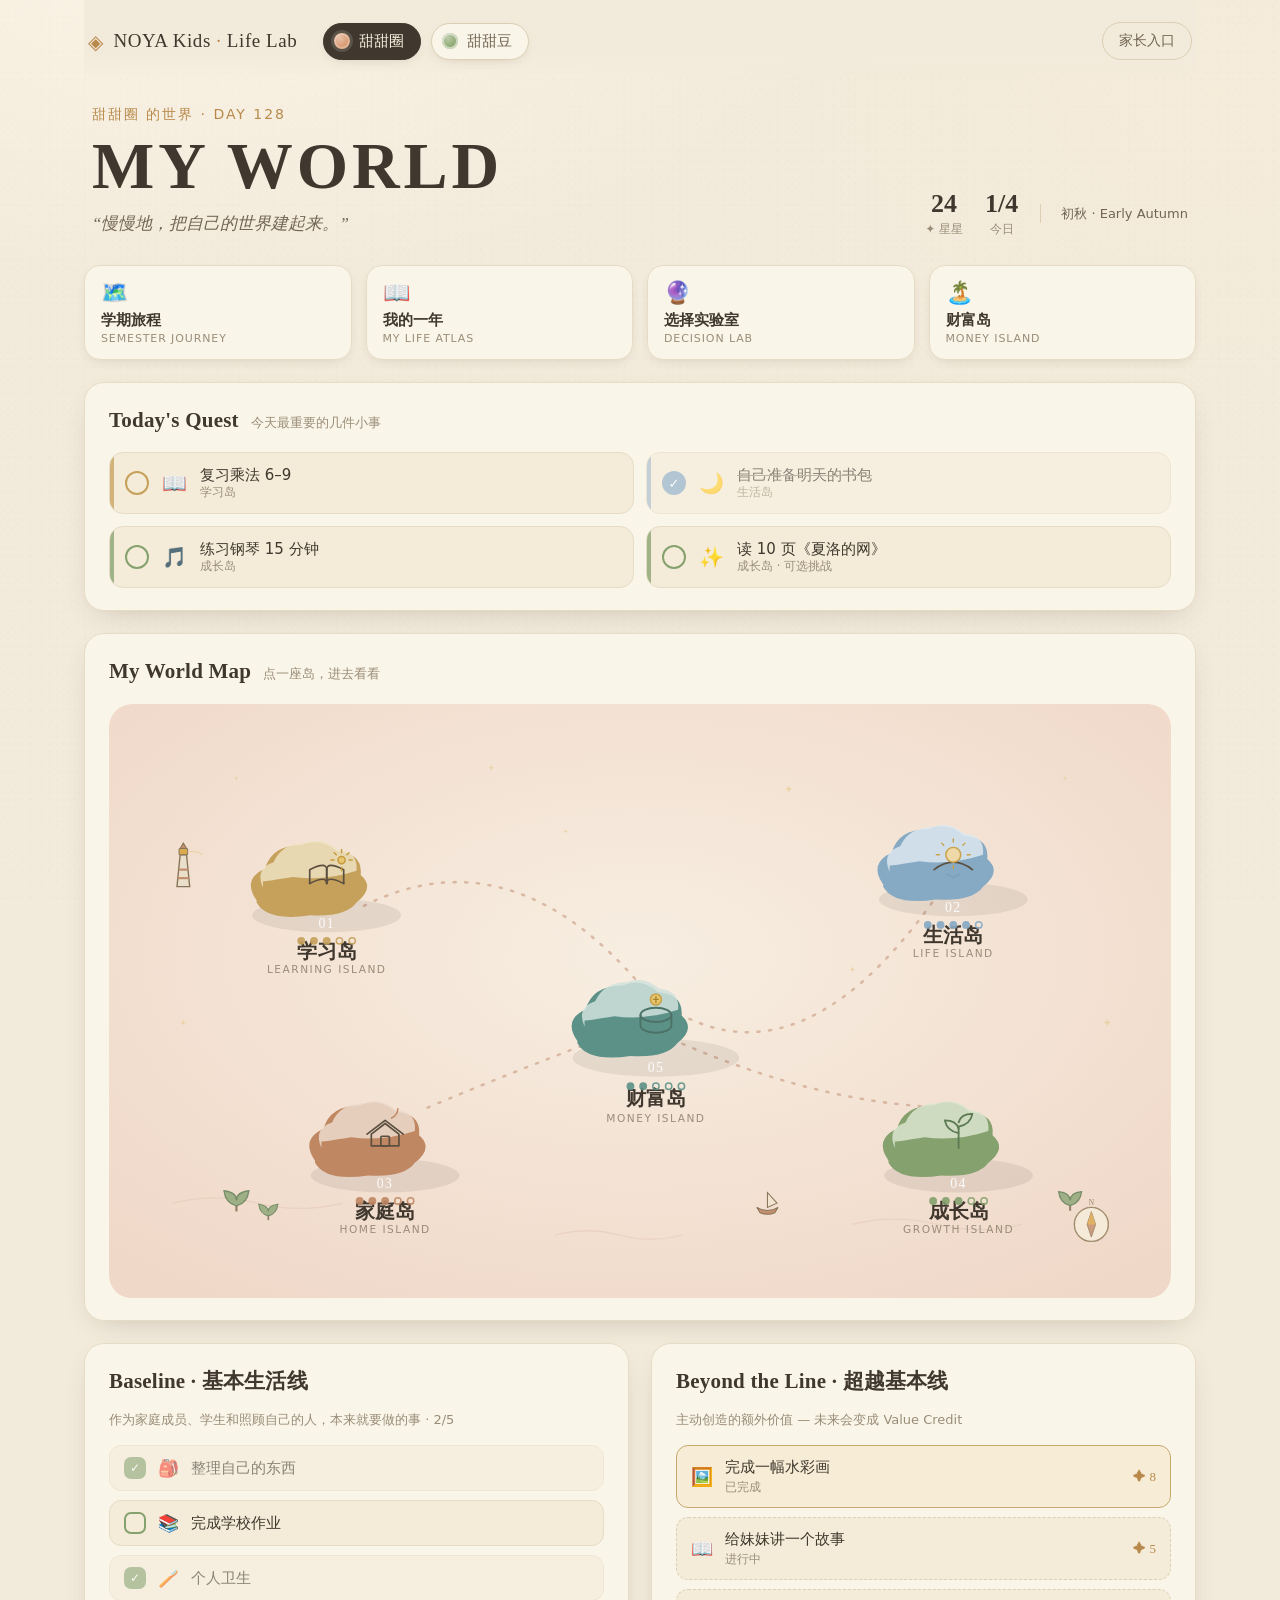
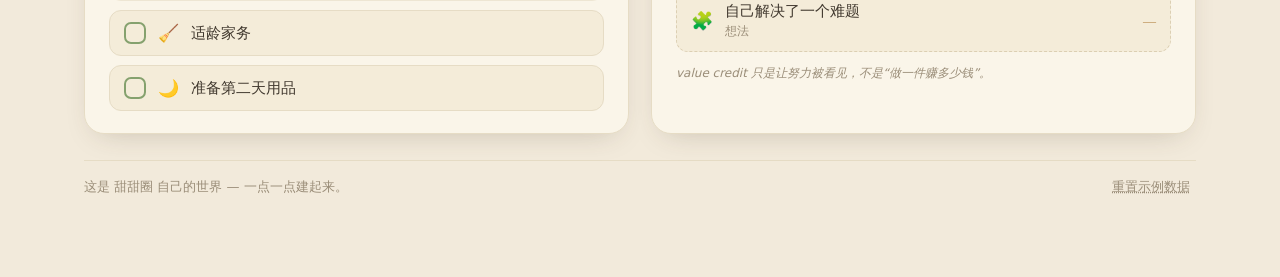
<file: kids-life-lab/index.html>
<!doctype html>
<html lang="zh-CN">
<head>
  <meta charset="utf-8" />
  <meta name="viewport" content="width=device-width, initial-scale=1" />
  <title>NOYA Kids · Life Lab</title>
  <meta name="description" content="孩子自己的小世界 — 学习、生活、责任、成长、金钱与选择。" />
  <link rel="icon" href="data:image/svg+xml,<svg xmlns='http://www.w3.org/2000/svg' viewBox='0 0 32 32'><text y='26' font-size='26'>🏝️</text></svg>" />
  <link rel="stylesheet" href="css/styles.css" />
</head>
<body>
  <div id="app"><!-- rendered by js/app.js --></div>

  <!-- load order matters: namespace → data → store → art → views → parent → boot -->
  <script src="js/data.js"></script>
  <script src="js/store.js"></script>
  <script src="js/svg.js"></script>
  <script src="js/views.js"></script>
  <script src="js/parent.js"></script>
  <script src="js/app.js"></script>
</body>
</html>
</file>
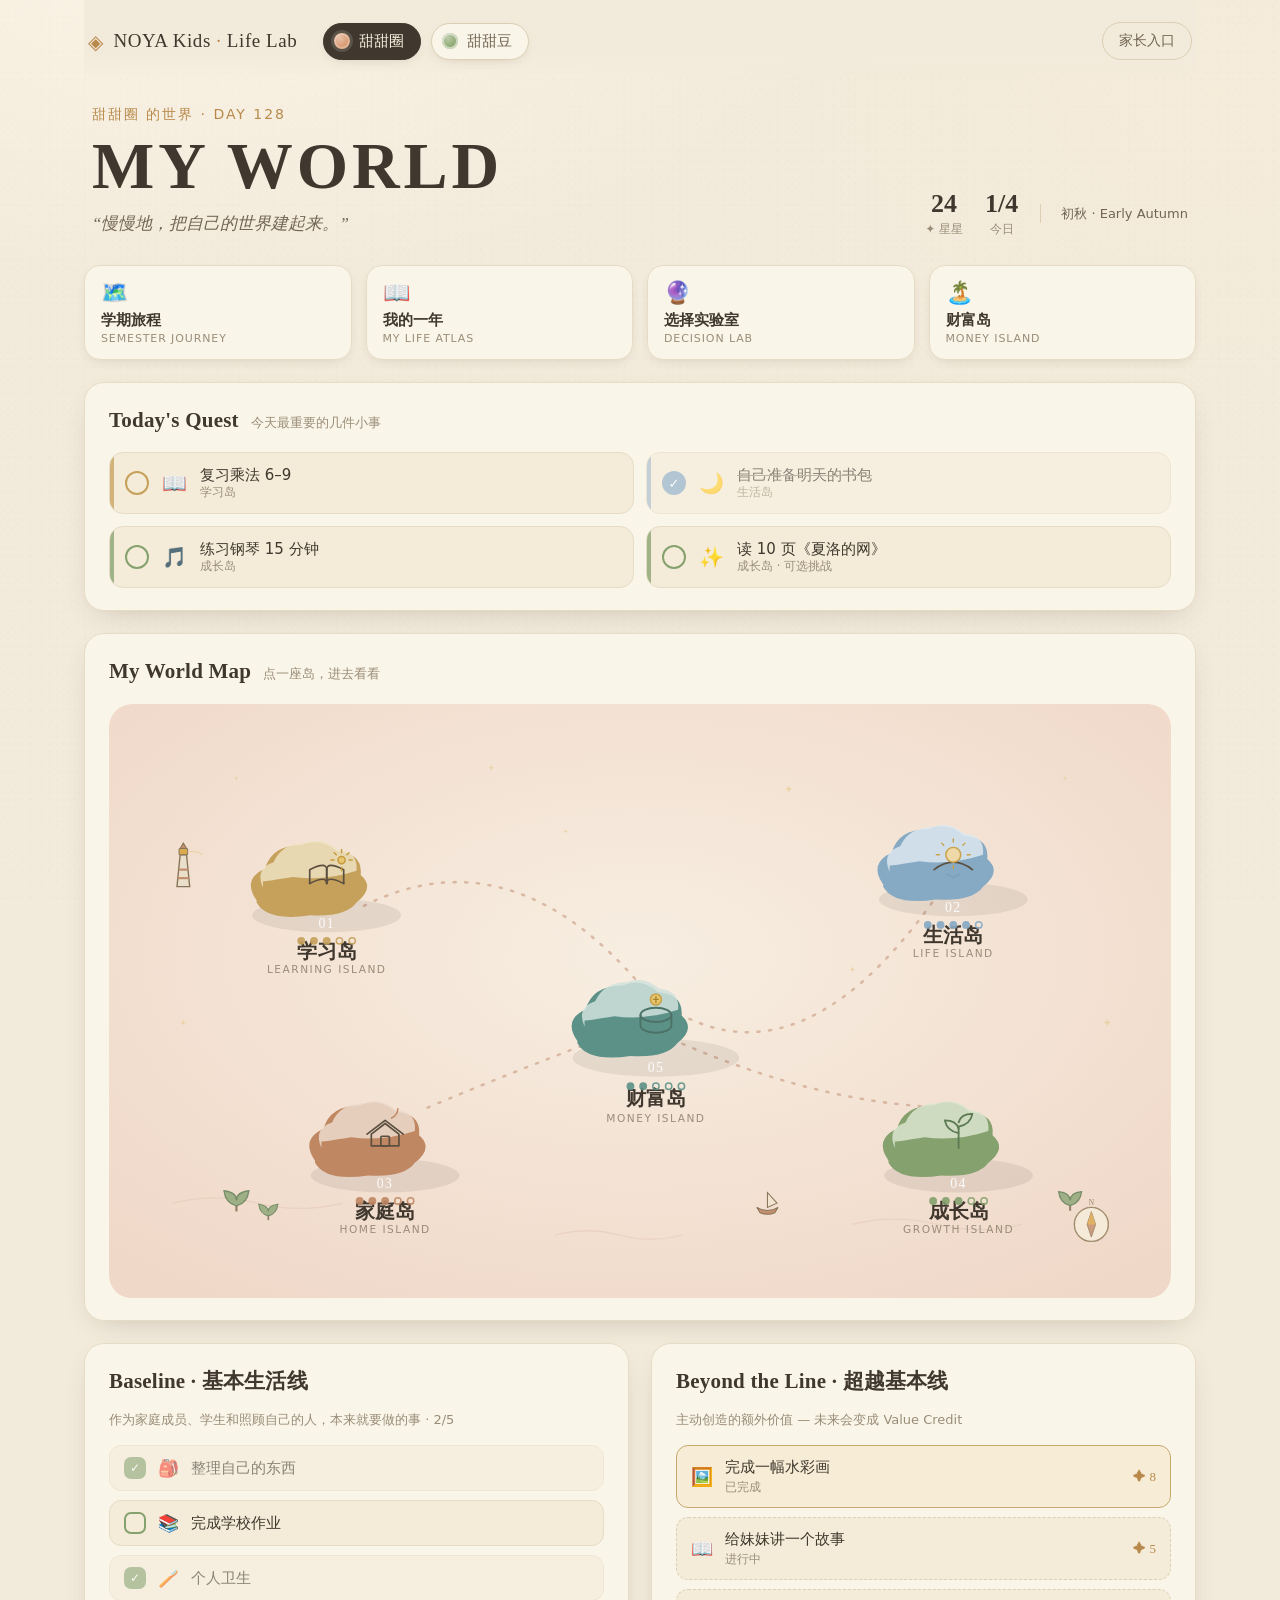
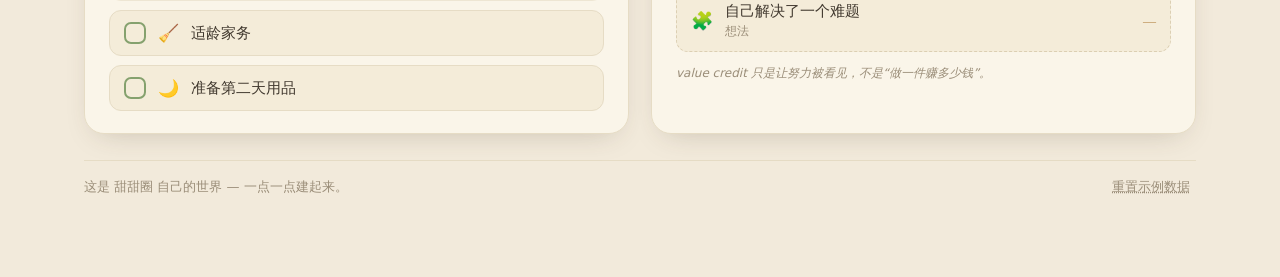
<file: kids-life-lab/kids-life-lab-standalone.html>
<!doctype html>
<html lang="zh-CN">
<head>
  <meta charset="utf-8" />
  <meta name="viewport" content="width=device-width, initial-scale=1" />
  <title>NOYA Kids · Life Lab</title>
  <meta name="description" content="孩子自己的小世界 — 学习、生活、责任、成长、金钱与选择。" />
  <link rel="icon" href="data:image/svg+xml,<svg xmlns='http://www.w3.org/2000/svg' viewBox='0 0 32 32'><text y='26' font-size='26'>🏝️</text></svg>" />
  <style>
/* ============================================================
   NOYA Kids · Life Lab — styles
   storybook · exploration map · warm paper · quiet gamification
   ============================================================ */

:root{
  --paper:#f2eadb; --paper-2:#ece2cf;
  --card:#faf5e9; --card-2:#f4ecd9;
  --ink:#40382e; --ink-2:#726553; --ink-3:#9a8d78;
  --line:#e6dcc5; --line-2:#dccfb3;
  --gold:#b8894b; --gold-soft:#c7a86f;
  --rose:#c67e79; --sage:#85a16e; --clay:#c08763; --sky:#86a9c4; --teal:#5c9187;

  /* map sea (overridden per world theme) */
  --sea-1:#f6ede0; --sea-2:#efd9cb; --sea-line:#e2c4b2; --route:#c99a7f;
  --orb:#d59a76;

  --serif:"Georgia","Iowan Old Style","Palatino Linotype","Songti SC","STSong","Noto Serif CJK SC","SimSun",serif;
  --sans:"PingFang SC","Hiragino Sans GB","Microsoft YaHei","Segoe UI",system-ui,-apple-system,sans-serif;

  --shadow:0 10px 30px -14px rgba(70,55,35,.28);
  --shadow-sm:0 4px 14px -8px rgba(70,55,35,.30);
  --radius:20px;
}

/* world tints */
[data-theme="sunrise"]{ --sea-1:#f7eee1; --sea-2:#f0d8c8; --sea-line:#e4c5b1; --route:#c99a7f; --orb:#d99a72; }
[data-theme="meadow"]{ --sea-1:#eef1e2; --sea-2:#dae7cf; --sea-line:#c5d5b4; --route:#9db487; --orb:#8fa972; }

*{box-sizing:border-box}
html,body{margin:0}
body{
  font-family:var(--sans);
  color:var(--ink);
  background:
    radial-gradient(1200px 600px at 15% -5%, #fbf4e6 0%, transparent 55%),
    radial-gradient(1000px 700px at 95% 10%, #f5ecda 0%, transparent 50%),
    var(--paper);
  background-attachment:fixed;
  line-height:1.5;
  -webkit-font-smoothing:antialiased;
}
/* faint paper grain */
body::before{
  content:""; position:fixed; inset:0; pointer-events:none; z-index:0; opacity:.5;
  background-image:
    radial-gradient(circle at 20% 30%, rgba(120,95,60,.035) 0 1px, transparent 1px),
    radial-gradient(circle at 70% 60%, rgba(120,95,60,.03) 0 1px, transparent 1px),
    radial-gradient(circle at 40% 80%, rgba(120,95,60,.03) 0 1px, transparent 1px);
  background-size:7px 7px, 11px 11px, 9px 9px;
}
#app{position:relative; z-index:1; max-width:1160px; margin:0 auto; padding:0 24px 80px}
button{font-family:inherit; cursor:pointer}
h1,h2,h3{font-family:var(--serif); font-weight:600; margin:0; letter-spacing:.01em}

/* ---------------- topbar ---------------- */
.topbar{
  display:flex; align-items:center; gap:20px;
  padding:22px 4px 18px; position:sticky; top:0; z-index:40;
  background:linear-gradient(var(--paper) 72%, transparent);
  backdrop-filter:blur(2px);
}
.brand{display:flex; align-items:center; gap:10px; flex:0 0 auto}
.brand-mark{color:var(--gold); font-size:20px; transform:translateY(1px)}
.brand-name{font-family:var(--serif); font-size:19px; letter-spacing:.03em; color:var(--ink)}
.brand-dot{color:var(--gold)}
.switcher{display:flex; gap:10px; margin-left:6px; flex:1 1 auto}
.chip{
  display:inline-flex; align-items:center; gap:9px;
  border:1px solid var(--line-2); background:var(--card);
  padding:8px 16px 8px 10px; border-radius:999px; color:var(--ink-2);
  font-size:15px; transition:.18s; box-shadow:var(--shadow-sm);
}
.chip .chip-orb{width:16px; height:16px; border-radius:50%;
  background:radial-gradient(circle at 35% 30%, #fff6, transparent 60%), var(--orb);
  box-shadow:inset 0 0 0 2px #fff8; }
.chip[data-theme="sunrise"] .chip-orb{ --orb:#d99a72 }
.chip[data-theme="meadow"] .chip-orb{ --orb:#8fa972 }
.chip:hover{transform:translateY(-1px); color:var(--ink)}
.chip.on{background:var(--ink); color:#f7efdf; border-color:var(--ink)}
.chip.on .chip-orb{box-shadow:inset 0 0 0 2px #fff4, 0 0 0 3px #ffffff22}
.parent-btn{
  border:1px solid var(--line-2); background:transparent; color:var(--ink-2);
  padding:9px 16px; border-radius:999px; font-size:14px; transition:.18s;
}
.parent-btn:hover{background:var(--card); color:var(--ink)}
.parent-btn.on{background:var(--gold); color:#fff; border-color:var(--gold)}

/* ---------------- hero ---------------- */
.hero{
  display:flex; justify-content:space-between; align-items:flex-end; gap:24px;
  padding:26px 8px 20px;
}
.hero-kicker{font-size:14px; letter-spacing:.14em; text-transform:uppercase; color:var(--gold); margin-bottom:8px}
.hero-title{font-size:clamp(38px,6vw,66px); line-height:1; letter-spacing:.06em; color:var(--ink)}
.hero-motto{font-family:var(--serif); font-style:italic; color:var(--ink-2); margin:12px 0 0; font-size:17px}
.hero-right{display:flex; align-items:center; gap:22px; flex:0 0 auto}
.hero-stat{text-align:center; line-height:1.1}
.hero-stat b{display:block; font-family:var(--serif); font-size:26px; color:var(--ink)}
.hero-stat span{font-size:12px; color:var(--ink-3)}
.hero-season{font-size:13px; color:var(--ink-2); border-left:1px solid var(--line-2); padding-left:20px}

/* ---------------- portals ---------------- */
.portals{display:grid; grid-template-columns:repeat(4,1fr); gap:14px; margin:8px 0 22px}
.portal{
  display:flex; flex-direction:column; align-items:flex-start; gap:2px;
  background:var(--card); border:1px solid var(--line); border-radius:16px;
  padding:14px 16px; text-align:left; transition:.18s; box-shadow:var(--shadow-sm);
}
.portal span{font-size:22px}
.portal b{font-size:15px; color:var(--ink); margin-top:4px}
.portal i{font-style:normal; font-size:11px; letter-spacing:.08em; color:var(--ink-3); text-transform:uppercase}
.portal:hover{transform:translateY(-2px); border-color:var(--gold-soft)}

/* ---------------- cards ---------------- */
.card{
  background:var(--card); border:1px solid var(--line); border-radius:var(--radius);
  padding:22px 24px; margin-bottom:22px; box-shadow:var(--shadow);
}
.card-head{display:flex; align-items:baseline; gap:12px; flex-wrap:wrap; margin-bottom:16px}
.card-head h2{font-size:21px; color:var(--ink)}
.card-sub{font-size:13px; color:var(--ink-3)}

/* ---------------- today ---------------- */
.quests{display:grid; grid-template-columns:repeat(2,1fr); gap:12px}
.quest{
  display:flex; align-items:center; gap:13px; text-align:left;
  background:var(--card-2); border:1px solid var(--line); border-radius:14px;
  padding:13px 15px; transition:.16s; position:relative; overflow:hidden;
}
.quest::before{content:""; position:absolute; left:0; top:0; bottom:0; width:4px; background:var(--isl); opacity:.75}
.quest:hover{transform:translateY(-1px); border-color:var(--isl)}
.quest-check{
  width:24px; height:24px; border-radius:50%; flex:0 0 auto;
  border:2px solid var(--isl); color:#fff; display:grid; place-items:center; font-size:13px; transition:.16s;
}
.quest.done .quest-check{background:var(--isl)}
.quest.done{opacity:.62}
.quest.done .quest-title{text-decoration:line-through; text-decoration-color:var(--ink-3)}
.quest-icon{font-size:20px}
.quest-main{display:flex; flex-direction:column}
.quest-title{font-size:15px; color:var(--ink)}
.quest-tag{font-size:11.5px; color:var(--ink-3)}

/* ---------------- world map ---------------- */
.mapwrap{border-radius:22px; overflow:hidden}
.worldmap{width:100%; height:auto; display:block}
.worldmap .isle{cursor:pointer}
.worldmap .isle-body{transition:transform .25s ease}
.worldmap .isle:hover .isle-body{transform:translateY(-5px)}
.worldmap .isle:focus{outline:none}
.worldmap .isle:focus .isle-body{transform:translateY(-5px)}
.worldmap .isle-no{font-family:var(--serif); font-size:13px; fill:#fff; opacity:.9; letter-spacing:.1em}
.worldmap .isle-name{font-family:var(--serif); font-size:19px; fill:var(--ink); font-weight:600}
.worldmap .isle-en{font-size:10px; fill:var(--ink-3); letter-spacing:.14em; text-transform:uppercase}
.worldmap .isle.cheer .isle-body{animation:isleCheer .9s ease}
@keyframes isleCheer{0%{transform:translateY(0)}30%{transform:translateY(-12px)}60%{transform:translateY(-2px)}100%{transform:translateY(0)}}
.walker,.boat{animation:bob 4s ease-in-out infinite}
@keyframes bob{50%{transform:translateY(-4px)}}

/* ---------------- baseline & beyond ---------------- */
.bb{display:grid; grid-template-columns:1fr 1fr; gap:22px}
.bb .card{margin-bottom:0}
.baseline-list{display:flex; flex-direction:column; gap:9px}
.bl-item{display:flex; align-items:center; gap:12px; background:var(--card-2);
  border:1px solid var(--line); border-radius:12px; padding:11px 14px; text-align:left; transition:.15s}
.bl-item:hover{border-color:var(--sage)}
.bl-check{width:22px; height:22px; border-radius:7px; border:2px solid var(--sage);
  color:#fff; display:grid; place-items:center; font-size:12px; flex:0 0 auto}
.bl-item.done .bl-check{background:var(--sage)}
.bl-item.done{opacity:.6}
.bl-ic{font-size:17px}
.bl-title{font-size:14.5px; color:var(--ink)}
.beyond-list{display:flex; flex-direction:column; gap:9px}
.by-item{display:flex; align-items:center; gap:12px; padding:11px 14px; border-radius:12px;
  background:var(--card-2); border:1px dashed var(--line-2)}
.by-ic{font-size:18px}
.by-main{display:flex; flex-direction:column; flex:1}
.by-title{font-size:14.5px; color:var(--ink)}
.by-status{font-size:11.5px; color:var(--ink-3)}
.by-item.st-done{border-style:solid; border-color:var(--gold-soft); background:#f7edd6}
.by-credit{font-size:13px; color:var(--gold); font-family:var(--serif)}
.by-hint{margin-top:12px; font-size:12px; color:var(--ink-3); font-style:italic}

.worldfoot{display:flex; justify-content:space-between; align-items:center;
  margin-top:26px; padding-top:16px; border-top:1px solid var(--line); color:var(--ink-3); font-size:13px}
.linkbtn{background:none; border:none; color:var(--ink-3); text-decoration:underline dotted; font-size:13px}
.linkbtn:hover{color:var(--gold)}

/* ---------------- modal ---------------- */
.modal-back{position:fixed; inset:0; z-index:60; display:grid; place-items:center;
  background:rgba(52,42,28,.42); backdrop-filter:blur(3px); opacity:0; transition:opacity .2s; padding:20px}
.modal-back.in{opacity:1}
.modal{background:var(--card); border:1px solid var(--line-2); border-radius:24px; width:min(680px,100%);
  max-height:88vh; overflow:auto; box-shadow:0 30px 70px -24px rgba(50,38,22,.55);
  transform:translateY(14px) scale(.98); transition:transform .22s ease}
.modal.wide{width:min(820px,100%)}
.modal.lab{width:min(560px,100%)}
.modal-back.in .modal{transform:none}
.modal-head{display:flex; align-items:center; justify-content:space-between; gap:12px;
  padding:20px 24px 12px; position:sticky; top:0; background:linear-gradient(var(--card) 78%, transparent)}
.modal-title{font-family:var(--serif); font-size:22px; color:var(--ink); display:flex; align-items:center; gap:8px}
.mt-en{font-size:12px; letter-spacing:.12em; text-transform:uppercase; color:var(--ink-3)}
.mt-ic{font-size:12px}
.modal-close{width:34px; height:34px; border-radius:50%; border:1px solid var(--line-2);
  background:var(--card-2); color:var(--ink-2); font-size:14px}
.modal-close:hover{background:var(--ink); color:#fff}
.modal-body{padding:6px 24px 26px}

/* island panel */
.isle-panel{--isl:#c6a15b}
.ip-hero{display:flex; gap:16px; align-items:center; margin-bottom:16px}
.ip-badge{width:52px; height:52px; border-radius:14px; background:var(--isl); color:#fff;
  display:grid; place-items:center; font-family:var(--serif); font-size:20px; flex:0 0 auto}
.ip-en{font-size:11px; letter-spacing:.14em; text-transform:uppercase; color:var(--ink-3)}
.ip-blurb{font-size:14px; color:var(--ink-2); margin-top:3px}
.ip-progress{display:flex; align-items:center; gap:12px; margin-bottom:12px}
.ip-bar{flex:1; height:12px; border-radius:999px; background:var(--card-2); border:1px solid var(--line); overflow:hidden}
.ip-bar i{display:block; height:100%; background:linear-gradient(90deg,var(--isl),var(--isl-tint)); transition:width .4s ease}
.ip-progress b{font-family:var(--serif); color:var(--isl)}
.ip-note{font-style:italic; color:var(--ink-2); margin:0 0 16px}
.ip-items{display:grid; gap:9px}
.ip-item{display:flex; align-items:center; gap:12px; background:var(--card-2); border:1px solid var(--line);
  border-radius:12px; padding:12px 15px; text-align:left; transition:.15s}
.ip-item:hover{border-color:var(--isl)}
.ip-check{width:22px; height:22px; border-radius:50%; border:2px solid var(--isl); color:#fff;
  display:grid; place-items:center; font-size:12px}
.ip-item.done .ip-check{background:var(--isl)}
.ip-item.done{opacity:.6}
.ip-item span:last-child{font-size:15px; color:var(--ink)}

/* money panel */
.money-top{display:flex; gap:18px; align-items:center; justify-content:space-between; flex-wrap:wrap; margin-bottom:16px}
.money-total{display:flex; align-items:baseline; gap:6px; background:var(--card-2);
  border:1px solid var(--line); border-radius:16px; padding:14px 20px}
.mt-label{font-size:12px; letter-spacing:.1em; color:var(--ink-3); margin-right:6px}
.mt-num{font-family:var(--serif); font-size:34px; color:var(--teal)}
.mt-unit{font-size:13px; color:var(--ink-3)}
.money-goal{display:flex; align-items:center; gap:10px; font-size:13px; color:var(--ink-2); flex:1; min-width:220px}
.goal-bar{flex:1; height:10px; border-radius:999px; background:var(--card-2); border:1px solid var(--line); overflow:hidden}
.goal-bar i{display:block; height:100%; background:linear-gradient(90deg,var(--clay),#e0b183); transition:width .4s}
.goal-pct{font-family:var(--serif); color:var(--clay)}
.coin-tray{display:flex; align-items:center; gap:14px; flex-wrap:wrap; background:#f6edd7;
  border:1px dashed var(--gold-soft); border-radius:14px; padding:12px 16px; margin-bottom:16px}
.tray-label{font-size:13px; color:var(--ink-2)}
.coins{display:flex; gap:10px}
.coin{width:40px; height:40px; border-radius:50%; display:grid; place-items:center;
  font-family:var(--serif); font-size:16px; color:#7a5a23; cursor:grab; user-select:none;
  background:radial-gradient(circle at 34% 30%, #f6e3a9, #d9b566 70%); border:1px solid #c29a45;
  box-shadow:0 3px 8px -3px rgba(120,90,30,.5)}
.coin:active{cursor:grabbing; transform:scale(.94)}
.vessels{display:grid; grid-template-columns:repeat(5,1fr); gap:12px}
.vessel{position:relative; background:var(--card-2); border:1px solid var(--line); border-radius:16px;
  padding:14px 10px 12px; text-align:center; transition:.16s; --pc:#888}
.vessel.drop{border-style:dashed}
.vessel.over{border-color:var(--pc); background:#fff; transform:translateY(-2px); box-shadow:var(--shadow-sm)}
.vessel.is-available{background:#f6edd7; border-color:var(--gold-soft)}
.vessel-art{height:44px; display:grid; place-items:end center}
.vessel-art svg{width:56px; height:30px}
.vessel-amt{font-family:var(--serif); font-size:24px; color:var(--ink); margin-top:4px}
.vessel-name{font-size:13px; color:var(--ink); margin-top:2px}
.vessel-name i{font-style:normal; font-size:9px; letter-spacing:.1em; color:var(--ink-3); display:block; text-transform:uppercase}
.vessel-desc{font-size:11px; color:var(--ink-3); margin-top:3px; min-height:26px}
.vessel-return{position:absolute; top:8px; right:8px; width:26px; height:22px; border-radius:8px;
  border:1px solid var(--line-2); background:var(--card); color:var(--ink-3); font-size:11px}
.vessel-return:hover{background:var(--pc); color:#fff; border-color:var(--pc)}
.vessel-goal{font-size:10px; color:var(--clay); margin-top:4px}
.money-hint{text-align:center; font-size:12.5px; color:var(--ink-3); font-style:italic; margin:16px 0 0}

/* journey */
.jp-intro{font-size:14px; color:var(--ink-2); margin:0 0 10px}
.jp-legend{display:flex; gap:16px; margin-bottom:6px}
.lg{display:inline-flex; align-items:center; gap:6px; font-size:13px; color:var(--ink-2)}
.lg i{width:11px; height:11px; border-radius:50%; display:inline-block}
.jp-mapwrap{background:linear-gradient(var(--card-2),#f6efe0); border:1px solid var(--line); border-radius:18px; padding:6px}
.journey-map{width:100%; height:auto; display:block}
.journey-map .jn-title{font-family:var(--serif); font-size:12px; fill:var(--ink)}
.journey-map .jn-sub{font-size:9px; fill:var(--ink-3); letter-spacing:.08em}
.journey-map .jnode{cursor:pointer}
.journey-map .jnode:hover circle:not(.pulse){filter:brightness(1.05)}
.journey-map .pulse{animation:pulse 2.4s ease-out infinite; opacity:.5}
@keyframes pulse{0%{r:16px; opacity:.55}100%{r:30px; opacity:0}}
.jp-detail{margin-top:14px; background:var(--card-2); border:1px solid var(--line); border-radius:14px;
  padding:14px 16px; font-size:14px; color:var(--ink-2); min-height:56px}
.jp-detail b{display:inline-block; font-family:var(--serif); font-size:16px}
.jd-status{margin-left:10px; font-size:12px; color:var(--ink-3)}
.jp-detail p{margin:6px 0 0; color:var(--ink-2)}

/* my year atlas */
.atlas-intro{font-size:14px; color:var(--ink-2); margin:0 0 14px}
.mo-rail{display:flex; flex-wrap:wrap; gap:6px; margin-bottom:16px}
.mo{border:1px solid var(--line-2); background:var(--card-2); color:var(--ink-3);
  border-radius:999px; padding:5px 12px; font-size:12.5px; transition:.15s}
.mo.has{color:var(--ink); border-color:var(--gold-soft)}
.mo.on{background:var(--ink); color:#f7efdf; border-color:var(--ink)}
.mo:hover{transform:translateY(-1px)}
.atlas-list{display:flex; flex-direction:column; gap:12px}
.atlas-ev{display:flex; align-items:center; gap:14px; background:var(--card-2);
  border:1px solid var(--line); border-radius:14px; padding:13px 16px; position:relative}
.atlas-ev::after{content:""; position:absolute; left:74px; bottom:-12px; width:1px; height:12px; background:var(--line-2)}
.atlas-ev:last-child::after{display:none}
.ev-mo{font-family:var(--serif); font-size:13px; color:var(--gold); width:44px; flex:0 0 auto}
.ev-ic{font-size:24px}
.ev-body{display:flex; flex-direction:column}
.ev-body b{font-size:15px; color:var(--ink)}
.ev-body span{font-size:12.5px; color:var(--ink-3)}
.atlas-empty{color:var(--ink-3); font-style:italic; padding:14px}
.atlas-foot{margin-top:16px; text-align:center; font-size:12.5px; color:var(--ink-3)}
.atlas-foot b{font-family:var(--serif); color:var(--ink-2)}

/* decision lab */
.lab-panel{padding:6px 2px}
.lab-door{background:linear-gradient(var(--card-2),#f5eedd); border:1px solid var(--line);
  border-radius:18px; padding:26px 22px; text-align:center}
.lab-step{font-size:12px; letter-spacing:.14em; text-transform:uppercase; color:var(--gold)}
.lab-q{font-size:26px; color:var(--ink); margin:10px 0 4px}
.lab-en{font-size:12px; letter-spacing:.1em; color:var(--ink-3); margin-bottom:16px}
.lab-input{width:100%; border:1px solid var(--line-2); border-radius:12px; background:var(--card);
  padding:12px 14px; font-family:var(--sans); font-size:15px; color:var(--ink); resize:vertical}
.lab-input:focus{outline:none; border-color:var(--gold-soft)}
.lab-nav{display:flex; justify-content:space-between; align-items:center; margin-top:16px}
.lab-back{background:none; border:none; color:var(--ink-3); font-size:14px}
.lab-next{background:var(--ink); color:#f7efdf; border:none; border-radius:999px; padding:10px 24px; font-size:15px}
.lab-next:hover{background:var(--gold)}
.lab-final{display:flex; gap:12px; justify-content:center; margin-top:8px}
.lab-yes{background:var(--sage); color:#fff; border:none; border-radius:999px; padding:12px 24px; font-size:15px}
.lab-not{background:var(--card); color:var(--ink-2); border:1px solid var(--line-2); border-radius:999px; padding:12px 24px; font-size:15px}
.lab-yes:hover{filter:brightness(1.05)} .lab-not:hover{border-color:var(--ink-3)}
.lab-result{text-align:center; padding:24px}
.lab-res-ic{font-size:42px}
.lab-result h3{font-size:24px; margin:8px 0}
.lab-result p{color:var(--ink-2); max-width:360px; margin:0 auto 16px}
.lab-recall{background:var(--card-2); border:1px solid var(--line); border-radius:12px; padding:12px 16px; font-size:14px; color:var(--ink)}
.lab-recall span{color:var(--ink-3)}
.lab-again{margin-top:16px; background:none; border:1px solid var(--line-2); border-radius:999px; padding:9px 20px; color:var(--ink-2)}
.lab-again:hover{border-color:var(--gold-soft); color:var(--ink)}

/* ---------------- parent mode ---------------- */
.parent{padding-top:6px}
.p-overview .ov-grid{display:grid; grid-template-columns:1fr 1fr; gap:16px}
.ov-card{background:var(--card-2); border:1px solid var(--line); border-radius:16px; padding:16px 18px}
.ov-top{display:flex; justify-content:space-between; align-items:baseline; margin-bottom:12px}
.ov-top b{font-family:var(--serif); font-size:18px}
.ov-top span{font-size:12px; color:var(--ink-3)}
.ov-bars{display:flex; gap:8px; align-items:flex-end; height:56px; margin-bottom:10px}
.ov-bar{flex:1; height:100%; background:var(--card); border-radius:6px; display:flex; align-items:flex-end; overflow:hidden; border:1px solid var(--line)}
.ov-bar i{display:block; width:100%; border-radius:5px}
.ov-meta{display:flex; gap:14px; font-size:12.5px; color:var(--ink-2); margin-bottom:12px}
.ov-edit{width:100%; border:1px solid var(--line-2); background:var(--card); border-radius:10px; padding:9px; font-size:13px; color:var(--ink-2)}
.ov-edit:hover{border-color:var(--gold-soft)}
.ov-edit.on{background:var(--gold); color:#fff; border-color:var(--gold)}
.p-editing{display:flex; align-items:baseline; gap:10px; margin:6px 4px 16px}
.p-tag{font-size:11px; letter-spacing:.1em; text-transform:uppercase; background:var(--orb); color:#fff; padding:3px 10px; border-radius:999px}
.p-editing b{font-family:var(--serif); font-size:20px}
.p-en{font-size:12px; color:var(--ink-3)}
.p-cols{columns:2; column-gap:22px}
.p-sec{break-inside:avoid; display:inline-block; width:100%}
.p-list{display:flex; flex-direction:column; gap:8px; margin-bottom:12px}
.p-row{display:flex; align-items:center; gap:10px; background:var(--card-2); border:1px solid var(--line);
  border-radius:11px; padding:9px 12px}
.p-status{width:26px; height:26px; border-radius:8px; border:1px solid var(--line-2); background:var(--card);
  font-size:13px; color:var(--ink-2); flex:0 0 auto}
.p-status.st-done{background:var(--sage); color:#fff; border-color:var(--sage)}
.p-status.st-current{background:var(--gold); color:#fff; border-color:var(--gold)}
.p-status.st-doing{background:var(--sky); color:#fff; border-color:var(--sky)}
.p-status.st-locked,.p-status.st-idea{color:var(--ink-3)}
.p-dot{width:9px; height:9px; border-radius:50%; flex:0 0 auto}
.p-ic{font-size:16px}
.p-mo{font-family:var(--serif); font-size:12px; color:var(--gold); width:30px; flex:0 0 auto}
.p-row-main{flex:1; display:flex; flex-direction:column; min-width:0}
.p-row-main b{font-size:14px; color:var(--ink); font-weight:500}
.p-row-main i{font-style:normal; font-size:11.5px; color:var(--ink-3)}
.p-del{width:24px; height:24px; border-radius:7px; border:none; background:transparent; color:var(--ink-3); font-size:12px}
.p-del:hover{background:#e9d5cf; color:var(--rose)}
.p-form{display:flex; flex-wrap:wrap; gap:7px; align-items:center; padding-top:4px; border-top:1px dashed var(--line-2); margin-top:4px}
.p-form input,.p-form select{border:1px solid var(--line-2); background:var(--card); border-radius:9px;
  padding:8px 10px; font-family:inherit; font-size:13px; color:var(--ink); min-width:0; flex:1 1 90px}
.p-form input:focus,.p-form select:focus{outline:none; border-color:var(--gold-soft)}
.pf-add{background:var(--ink); color:#f7efdf; border:none; border-radius:9px; padding:8px 14px; font-size:13px; flex:0 0 auto}
.pf-add:hover{background:var(--gold)}
.pf-check{display:flex; align-items:center; gap:5px; font-size:12.5px; color:var(--ink-2); flex:0 0 auto}
.p-money{display:flex; flex-wrap:wrap; gap:10px}
.pm-field{display:flex; flex-direction:column; gap:4px; font-size:11px; color:var(--ink-3); flex:1 1 120px}
.pm-field.pm-wide{flex:1 1 100%}
.pm-field input{border:1px solid var(--line-2); background:var(--card); border-radius:9px; padding:8px 10px; font-size:14px; color:var(--ink)}
.pm-save{flex:1 1 100%; background:var(--teal); color:#fff; border:none; border-radius:10px; padding:10px; margin-top:4px; font-size:14px}
.pm-save:hover{filter:brightness(1.05)}

/* ---------------- toast ---------------- */
.toast{position:fixed; left:50%; bottom:32px; transform:translate(-50%,20px); z-index:80;
  background:var(--ink); color:#f7efdf; padding:12px 22px; border-radius:999px; font-size:14px;
  box-shadow:0 14px 30px -12px rgba(40,30,15,.6); opacity:0; pointer-events:none; transition:.3s}
.toast.show{opacity:1; transform:translate(-50%,0)}

/* ---------------- responsive ---------------- */
@media (max-width:840px){
  #app{padding:0 16px 60px}
  .topbar{flex-wrap:wrap; gap:12px}
  .switcher{order:3; width:100%}
  .hero{flex-direction:column; align-items:flex-start; gap:14px}
  .portals{grid-template-columns:repeat(2,1fr)}
  .quests{grid-template-columns:1fr}
  .bb{grid-template-columns:1fr}
  .vessels{grid-template-columns:repeat(2,1fr)}
  .p-cols{columns:1}
  .p-overview .ov-grid{grid-template-columns:1fr}
}

  </style>
</head>
<body>
  <div id="app"></div>
  <script>
/* ============================================================
   NOYA Kids · Life Lab — Seed Data
   ------------------------------------------------------------
   Design principle:  same system + different child profiles
                      + different age levels.

   Everything a child "owns" lives inside one child profile.
   Two children never share a data object — each is stored and
   counted separately.  To add a third child later, add another
   profile here; to add a harder/easier version, add an AGE_LEVEL
   and point a child's `ageLevel` at it.  Nothing else changes.
   ============================================================ */
(function (NOYA) {
  'use strict';

  /* Age levels let the SAME world scale in difficulty & playfulness.
     v1 only uses them as labels + a couple of gentle switches, but the
     structure is ready for real per-level logic later. */
  NOYA.AGE_LEVELS = {
    sprout: {
      id: 'sprout',
      label: '小芽 · Sprout',
      note: '刚开始探索自己的世界',
      todayCount: 3,       // how many quests a day feels right
    },
    explorer: {
      id: 'explorer',
      label: '探索者 · Explorer',
      note: '开始自己做更多选择',
      todayCount: 4,
    },
  };

  /* The five islands — shared definition (identity, colour, order).
     Per-child *progress and content* live inside each profile. */
  NOYA.ISLANDS = [
    { id: 'learning', no: '01', name: '学习岛', en: 'Learning Island',
      color: '#c6a15b', tint: '#efe2c0', blurb: '学校学习、学期目标、数学、语文、英语、阅读。' },
    { id: 'life',     no: '02', name: '生活岛', en: 'Life Island',
      color: '#86a9c4', tint: '#dce8f0', blurb: '起床、整理、卫生、准备自己的物品、生活习惯。' },
    { id: 'home',     no: '03', name: '家庭岛', en: 'Home Island',
      color: '#c08763', tint: '#eddbcd', blurb: '家务、照顾宠物、帮助家人、自己的家庭责任。' },
    { id: 'growth',   no: '04', name: '成长岛', en: 'Growth Island',
      color: '#85a16e', tint: '#dbe6cf', blurb: '运动、阅读、音乐、兴趣、创造、新技能。' },
    { id: 'money',    no: '05', name: '财富岛', en: 'Money Island',
      color: '#5c9187', tint: '#cfe2dc', blurb: '自己的钱、收入、使用、储蓄、目标与分配。' },
  ];

  /* Money pools — shared definition. Each child holds its own amounts. */
  NOYA.MONEY_POOLS = [
    { id: 'available', name: '可用', en: 'AVAILABLE', vessel: 'purse',  color: '#c99a52', desc: '现在可以使用' },
    { id: 'save',      name: '储蓄', en: 'SAVE',      vessel: 'jar',    color: '#6f9c8f', desc: '留给未来' },
    { id: 'goal',      name: '目标', en: 'GOAL',      vessel: 'chest',  color: '#c0784f', desc: '为一个目标积累' },
    { id: 'give',      name: '分享', en: 'GIVE',      vessel: 'heart',  color: '#c06f7a', desc: '礼物 · 帮助别人' },
    { id: 'invest',    name: '种子', en: 'INVEST',    vessel: 'seed',   color: '#7d8bb0', desc: '未来会长大' },
  ];

  NOYA.DECISION_STEPS = [
    { key: 'want',  q: '你想要什么？',        en: 'What do you want?' },
    { key: 'why',   q: '为什么想要？',         en: 'Why do you want it?' },
    { key: 'cost',  q: '它需要付出什么？',     en: 'What will it cost?' },
    { key: 'give',  q: '你要暂时放弃什么？',   en: 'What will you give up?' },
    { key: 'still', q: '你还想要吗？',         en: 'Still want it?' },
  ];

  /* --- helpers to keep seed data readable --- */
  const q  = (island, icon, title) => ({ id: 'q_' + Math.round(Math.random()*1e6), island, icon, title, done: false });
  const it = (title, done) => ({ title, done: !!done });

  /* ============================================================
     CHILD PROFILES
     ============================================================ */
  NOYA.SEED = {
    version: 1,
    currentChild: 'donut',
    parentMode: false,
    children: {

      /* ---------------- 甜甜圈 · a sunrise world ---------------- */
      donut: {
        id: 'donut',
        name: '甜甜圈',
        en: 'Donut',
        ageLevel: 'explorer',
        worldTheme: 'sunrise',     // rosy / warm world tint
        day: 128,
        season: '初秋 · Early Autumn',
        stars: 24,
        motto: '慢慢地，把自己的世界建起来。',

        today: [
          { id: 't1', island: 'learning', icon: '📖', title: '复习乘法 6–9', done: false },
          { id: 't2', island: 'life',     icon: '🌙', title: '自己准备明天的书包', done: true },
          { id: 't3', island: 'growth',   icon: '🎵', title: '练习钢琴 15 分钟', done: false },
          { id: 't4', island: 'growth',   icon: '✨', title: '读 10 页《夏洛的网》', done: false, optional: true },
        ],

        islands: {
          learning: { progress: 62, note: '乘法快熟练了，阅读在慢慢加速。',
            items: [ it('乘法 6–9', false), it('语文课文背诵', true), it('英语听说', true), it('每周阅读 3 次', false) ] },
          life: { progress: 74, note: '早晨越来越顺，自己的东西自己管。',
            items: [ it('自己起床', true), it('整理书桌', true), it('准备第二天用品', false), it('刷牙洗脸', true) ] },
          home: { progress: 55, note: '开始照顾家里的一部分。',
            items: [ it('喂猫', true), it('饭后收碗', false), it('给植物浇水', true) ] },
          growth: { progress: 68, note: '钢琴和游泳都在往前走。',
            items: [ it('钢琴练习', false), it('游泳课', true), it('画画', true), it('每天运动', false) ] },
          money: { progress: 40, note: '在为水彩颜料存钱。',
            items: [ it('这周有零花钱', true), it('分配到各个罐子', false) ] },
        },

        semester: {
          subjects: [
            { id: 'math', name: '数学', color: '#c6a15b' },
            { id: 'chinese', name: '语文', color: '#c08763' },
            { id: 'english', name: '英语', color: '#86a9c4' },
          ],
          stages: [
            { id: 's1', subject: 'math',    title: '乘法启程',    status: 'done',    note: '认识乘法的意义' },
            { id: 's2', subject: 'chinese', title: '阅读森林',    status: 'done',    note: '每周读完一本绘本' },
            { id: 's3', subject: 'math',    title: '乘法熟练',    status: 'current', note: '6–9 的乘法口诀' },
            { id: 's4', subject: 'english', title: 'Noya 表达',   status: 'locked',  note: '一句地道的日常表达' },
            { id: 's5', subject: 'math',    title: '计算稳定',    status: 'locked',  note: '减少粗心的小错误' },
            { id: 's6', subject: 'chinese', title: '写作小溪',    status: 'locked',  note: '写一段自己的话' },
            { id: 's7', subject: 'english', title: '听说山谷',    status: 'locked',  note: '听懂一个小故事' },
          ],
        },

        baseline: [
          { icon: '🎒', title: '整理自己的东西', done: true },
          { icon: '📚', title: '完成学校作业',   done: false },
          { icon: '🪥', title: '个人卫生',       done: true },
          { icon: '🧹', title: '适龄家务',       done: false },
          { icon: '🌙', title: '准备第二天用品', done: false },
        ],
        beyond: [
          { icon: '🖼️', title: '完成一幅水彩画', status: 'done',    credit: 8 },
          { icon: '📖', title: '给妹妹讲一个故事', status: 'doing',  credit: 5 },
          { icon: '🧩', title: '自己解决了一个难题', status: 'idea', credit: 0 },
        ],

        money: {
          goalName: '一套水彩颜料',
          goalTarget: 60,
          pools: { available: 45, save: 30, goal: 25, give: 10, invest: 10 },
        },

        timeline: [
          { month: 2,  icon: '🌱', title: '开始每天练琴', note: '一个新习惯的开始' },
          { month: 3,  icon: '📚', title: '读完《小王子》', note: '第一本自己读完的长书' },
          { month: 4,  icon: '🏊', title: '学会换气', note: '游泳课的一个小突破' },
          { month: 5,  icon: '😢', title: '一次没考好', note: '难过了一天，后来又试了一次' },
          { month: 6,  icon: '🏆', title: '钢琴小演出', note: '自己真正骄傲的时刻' },
          { month: 8,  icon: '✈️', title: '海边的夏天', note: '看见了很大的海' },
        ],

        decisions: [],
      },

      /* ---------------- 甜甜豆 · a meadow world ---------------- */
      bean: {
        id: 'bean',
        name: '甜甜豆',
        en: 'Bean',
        ageLevel: 'sprout',
        worldTheme: 'meadow',      // fresh / green world tint
        day: 76,
        season: '初秋 · Early Autumn',
        stars: 15,
        motto: '一点点长大，一点点变厉害。',

        today: [
          { id: 'b1', island: 'learning', icon: '🔤', title: '认读 5 个新汉字', done: false },
          { id: 'b2', island: 'life',     icon: '🪥', title: '自己刷牙洗脸', done: true },
          { id: 'b3', island: 'growth',   icon: '🏊', title: '游泳课', done: false },
          { id: 'b4', island: 'home',     icon: '✨', title: '把玩具收回箱子', done: false, optional: true },
        ],

        islands: {
          learning: { progress: 40, note: '认识越来越多的字了。',
            items: [ it('认字', false), it('数数到 100', true), it('英文儿歌', true) ] },
          life: { progress: 58, note: '自己的小事情自己做。',
            items: [ it('自己穿衣服', true), it('刷牙洗脸', true), it('收拾玩具', false) ] },
          home: { progress: 42, note: '会帮一点点小忙了。',
            items: [ it('摆好自己的鞋', true), it('帮忙拿东西', false) ] },
          growth: { progress: 50, note: '喜欢游泳和搭积木。',
            items: [ it('游泳课', false), it('搭积木', true), it('听故事', true) ] },
          money: { progress: 25, note: '刚刚有了自己的小钱袋。',
            items: [ it('认识硬币', true), it('存进小猪罐', false) ] },
        },

        semester: {
          subjects: [
            { id: 'chinese', name: '语文', color: '#c08763' },
            { id: 'math', name: '数学', color: '#c6a15b' },
            { id: 'english', name: '英语', color: '#86a9c4' },
          ],
          stages: [
            { id: 'b_s1', subject: 'chinese', title: '认字小路',  status: 'done',    note: '认识常用字' },
            { id: 'b_s2', subject: 'math',    title: '数数草原',  status: 'current', note: '数到 100' },
            { id: 'b_s3', subject: 'math',    title: '加法小桥',  status: 'locked',  note: '10 以内加法' },
            { id: 'b_s4', subject: 'english', title: '听说花园',  status: 'locked',  note: '听懂简单指令' },
            { id: 'b_s5', subject: 'chinese', title: '读绘本',    status: 'locked',  note: '和大人一起读' },
          ],
        },

        baseline: [
          { icon: '🧸', title: '收好自己的玩具', done: false },
          { icon: '🪥', title: '刷牙洗脸',       done: true },
          { icon: '👟', title: '摆好自己的鞋',   done: true },
          { icon: '🍽️', title: '自己吃饭',       done: true },
        ],
        beyond: [
          { icon: '🏰', title: '搭一个积木城堡', status: 'doing', credit: 3 },
          { icon: '🤝', title: '帮姐姐拿东西',   status: 'done',  credit: 2 },
        ],

        money: {
          goalName: '一只毛绒小熊',
          goalTarget: 40,
          pools: { available: 30, save: 15, goal: 10, give: 5, invest: 0 },
        },

        timeline: [
          { month: 3, icon: '🚲', title: '学会了平衡车', note: '不用扶就能滑' },
          { month: 4, icon: '🔤', title: '认识自己的名字', note: '会写“甜甜豆”了' },
          { month: 6, icon: '🏊', title: '第一次下水', note: '有点怕，后来笑了' },
          { month: 8, icon: '🌻', title: '种了一颗向日葵', note: '每天去看它' },
        ],

        decisions: [],
      },
    },
  };

  /* Order children appear in the switcher */
  NOYA.CHILD_ORDER = ['donut', 'bean'];

})(window.NOYA = window.NOYA || {});


/* ============================================================ */

/* ============================================================
   NOYA Kids · Life Lab — Store
   ------------------------------------------------------------
   Tiny state container over localStorage.
   - Deep-merges saved data on top of SEED, so adding new fields
     or new children to data.js never breaks an existing save.
   - Any mutation goes through updateChild()/update(), which saves
     and then notifies subscribers (the app re-renders).
   ============================================================ */
(function (NOYA) {
  'use strict';

  const KEY = 'noya-kids-life-lab-v1';

  function deepMerge(base, over) {
    if (Array.isArray(base)) {
      // Arrays are treated as whole values: prefer the saved one if present.
      return over === undefined ? base : over;
    }
    if (base && typeof base === 'object') {
      const out = {};
      const keys = new Set([...Object.keys(base), ...Object.keys(over || {})]);
      keys.forEach((k) => {
        if (over && k in over && !(base[k] && typeof base[k] === 'object' && !Array.isArray(base[k]))) {
          out[k] = deepMerge(base[k] !== undefined ? base[k] : over[k], over[k]);
        } else if (base[k] && typeof base[k] === 'object') {
          out[k] = deepMerge(base[k], over ? over[k] || {} : {});
        } else {
          out[k] = over && k in over ? over[k] : base[k];
        }
      });
      return out;
    }
    return over === undefined ? base : over;
  }

  const Store = {
    state: null,
    subs: [],

    load() {
      let saved = null;
      try {
        const raw = localStorage.getItem(KEY);
        if (raw) saved = JSON.parse(raw);
      } catch (e) { saved = null; }
      // Merge saved over a fresh clone of SEED.
      const fresh = JSON.parse(JSON.stringify(NOYA.SEED));
      this.state = saved ? deepMerge(fresh, saved) : fresh;
      return this.state;
    },

    save() {
      try { localStorage.setItem(KEY, JSON.stringify(this.state)); }
      catch (e) { /* storage full / disabled — prototype degrades gracefully */ }
    },

    reset() {
      try { localStorage.removeItem(KEY); } catch (e) {}
      this.load();
      this.emit();
    },

    subscribe(fn) { this.subs.push(fn); },
    emit() { this.subs.forEach((fn) => fn(this.state)); },

    /* --- accessors --- */
    child(id) { return this.state.children[id || this.state.currentChild]; },
    current() { return this.child(this.state.currentChild); },

    /* --- mutations (save + re-render) --- */
    update(fn) { fn(this.state); this.save(); this.emit(); },
    updateChild(id, fn) { fn(this.state.children[id]); this.save(); this.emit(); },

    setChild(id) { this.update((s) => { s.currentChild = id; }); },
    setParentMode(on) { this.update((s) => { s.parentMode = !!on; }); },
  };

  NOYA.Store = Store;
})(window.NOYA = window.NOYA || {});


/* ============================================================ */

/* ============================================================
   NOYA Kids · Life Lab — SVG art
   ------------------------------------------------------------
   All illustrations are hand-drawn as light line-art so the world
   feels like a storybook map, not a cartoon app.  Everything is a
   pure string builder — no dependencies — so it's easy to tweak
   or extend an island later.
   ============================================================ */
(function (NOYA) {
  'use strict';

  const SVG = {};

  /* Small line motifs drawn INSIDE each island, in soft ink. */
  const MOTIF = {
    learning: `
      <g stroke="#5b4f3f" stroke-width="1.6" fill="none" stroke-linecap="round" stroke-linejoin="round">
        <path d="M-16 6 q16 -8 16 0 q0 -8 16 0" />
        <path d="M-16 6 v-13 q16 -8 16 0 v13" />
        <path d="M16 6 v-13 q-16 -8 -16 0" />
        <path d="M0 -7 v13" />
      </g>
      <g stroke="#c69a3f" stroke-width="1.4" fill="none" stroke-linecap="round">
        <circle cx="14" cy="-16" r="3.4" fill="#e7c66e" stroke="#c69a3f"/>
        <path d="M14 -23 v-3 M14 -6 v-3 M21 -16 h3 M4 -16 h3 M19 -21 l2 -2 M9 -21 l-2 -2"/>
      </g>`,
    life: `
      <g fill="none" stroke-linecap="round" stroke-linejoin="round">
        <path d="M-18 8 q18 -14 36 0" stroke="#5b4f3f" stroke-width="1.6"/>
        <circle cx="0" cy="-6" r="7" fill="#f0d9a8" stroke="#c9a24b" stroke-width="1.4"/>
        <g stroke="#c9a24b" stroke-width="1.3">
          <path d="M0 -18 v-3 M0 4 v3 M-13 -6 h-3 M13 -6 h3 M-9 -15 l-2 -2 M9 -15 l2 -2"/>
        </g>
        <path d="M-6 12 q6 6 12 0" stroke="#7fa1bd" stroke-width="1.5"/>
      </g>`,
    home: `
      <g fill="none" stroke="#5b4f3f" stroke-width="1.6" stroke-linecap="round" stroke-linejoin="round">
        <path d="M-13 8 v-11 l13 -10 l13 10 v11 z"/>
        <path d="M-17 -3 l17 -13 l17 13"/>
        <rect x="-4" y="-1" width="8" height="9" rx="1"/>
      </g>
      <path d="M6 -18 q6 -3 6 -9" fill="none" stroke="#c08763" stroke-width="1.4" stroke-linecap="round"/>`,
    growth: `
      <g fill="none" stroke="#5b7a52" stroke-width="1.7" stroke-linecap="round" stroke-linejoin="round">
        <path d="M0 10 v-20"/>
        <path d="M0 -4 q-11 -2 -13 -12 q11 0 13 8"/>
        <path d="M0 -10 q11 -2 13 -12 q-11 0 -13 8"/>
      </g>`,
    money: `
      <g fill="none" stroke="#4c7268" stroke-width="1.6" stroke-linecap="round" stroke-linejoin="round">
        <path d="M-13 9 v-9 a13 6 0 0 1 26 0 v9 a13 6 0 0 1 -26 0 z"/>
        <path d="M-13 0 a13 6 0 0 0 26 0"/>
      </g>
      <g stroke="#c9a24b" stroke-width="1.4" fill="#e7c66e">
        <circle cx="0" cy="-13" r="4.6"/>
      </g>
      <path d="M0 -16 v6 M-2.4 -13 h4.8" stroke="#a9822f" stroke-width="1.1" fill="none"/>`,
  };

  /* One island: soft cast shadow, layered landmass, grass cap, motif,
     a ring of progress dots, and its label.  cx/cy = centre on the map. */
  SVG.island = function (isl, opts) {
    const { cx, cy, scale = 1, progress = 0 } = opts;
    const c = isl.color, tint = isl.tint;
    const dots = 5;
    const filled = Math.round((progress / 100) * dots);
    let dotStr = '';
    for (let i = 0; i < dots; i++) {
      const dx = cx - (dots - 1) * 6 + i * 12;
      dotStr += `<circle cx="${dx}" cy="${cy + 58 * scale}" r="3"
        fill="${i < filled ? c : 'none'}" stroke="${c}" stroke-width="1.4" opacity="0.9"/>`;
    }
    return `
      <g class="isle" data-action="open-island" data-island="${isl.id}" role="button" tabindex="0"
         aria-label="${isl.name} ${isl.en}">
        <ellipse cx="${cx}" cy="${cy + 34 * scale}" rx="${70 * scale}" ry="${16 * scale}" fill="#00000012"/>
        <g class="isle-body">
          <path d="M${cx - 66 * scale} ${cy + 20 * scale}
                   q-14 -20 8 -30 q6 -22 34 -22 q18 -8 34 6
                   q24 2 22 22 q14 12 -4 26 q-10 14 -44 12
                   q-40 6 -50 -12 z"
                fill="${c}"/>
          <path d="M${cx - 60 * scale} ${cy + 8 * scale}
                   q-8 -18 10 -24 q8 -18 30 -18 q16 -6 30 6
                   q20 2 18 20 q-30 10 -60 6 q-24 4 -28 4 z"
                fill="${tint}" opacity="0.85"/>
          <g transform="translate(${cx}, ${cy - 2 * scale}) scale(${scale})">${MOTIF[isl.id] || ''}</g>
        </g>
        <text x="${cx}" y="${cy + 46 * scale}" text-anchor="middle" class="isle-no">${isl.no}</text>
        <text x="${cx}" y="${cy + 74 * scale}" text-anchor="middle" class="isle-name">${isl.name}</text>
        <text x="${cx}" y="${cy + 88 * scale}" text-anchor="middle" class="isle-en">${isl.en}</text>
        ${dotStr}
      </g>`;
  };

  /* Little scattered scenery so the sea isn't empty. */
  SVG.tree = (x, y, s = 1) => `
    <g transform="translate(${x},${y}) scale(${s})" opacity="0.8">
      <path d="M0 6 v-6" stroke="#7c6a4d" stroke-width="1.6"/>
      <path d="M0 2 q-8 -2 -9 -11 q9 1 9 7 q0 -6 9 -7 q-1 9 -9 11z" fill="#8ba676" stroke="#5b7a52" stroke-width="1"/>
    </g>`;

  SVG.star = (x, y, r = 2.4, o = 0.9) => `
    <path transform="translate(${x},${y})" opacity="${o}" fill="#e7cf9a"
      d="M0 ${-r} L${r*0.3} ${-r*0.3} L${r} 0 L${r*0.3} ${r*0.3} L0 ${r} L${-r*0.3} ${r*0.3} L${-r} 0 L${-r*0.3} ${-r*0.3} Z"/>`;

  SVG.lighthouse = (x, y) => `
    <g transform="translate(${x},${y})" opacity="0.9">
      <path d="M-6 22 L-3 -8 L3 -8 L6 22 Z" fill="#eadfca" stroke="#7c6a4d" stroke-width="1.3"/>
      <path d="M-4 6 L4 6 M-5 14 L5 14" stroke="#c08763" stroke-width="2"/>
      <rect x="-4" y="-14" width="8" height="6" rx="1" fill="#d9a441" stroke="#7c6a4d" stroke-width="1"/>
      <path d="M-3 -14 L0 -19 L3 -14 Z" fill="#c08763" stroke="#7c6a4d" stroke-width="1"/>
      <path d="M4 -11 q10 -1 14 3" stroke="#e7cf9a" stroke-width="1.4" fill="none" opacity="0.7"/>
    </g>`;

  SVG.compass = (x, y) => `
    <g transform="translate(${x},${y})" opacity="0.75">
      <circle r="16" fill="#f7efdd" stroke="#7c6a4d" stroke-width="1.3"/>
      <circle r="16" fill="none" stroke="#c9a24b" stroke-width="0.6" stroke-dasharray="1 3"/>
      <path d="M0 -12 L4 0 L0 12 L-4 0 Z" fill="#c08763" stroke="#7c6a4d" stroke-width="0.8"/>
      <path d="M0 -12 L4 0 L-4 0 Z" fill="#d9a441"/>
      <text y="-18" text-anchor="middle" font-size="7" fill="#7c6a4d" font-family="Georgia,serif">N</text>
    </g>`;

  SVG.boat = (x, y) => `
    <g transform="translate(${x},${y})" opacity="0.9">
      <path d="M-10 4 q10 6 20 0 l-3 5 q-7 3 -14 0 z" fill="#c08763" stroke="#7c6a4d" stroke-width="1"/>
      <path d="M0 4 v-14 l9 10 z" fill="#f2e6cf" stroke="#7c6a4d" stroke-width="1"/>
    </g>`;

  /* Money vessels — a purse, jar, chest, heart-jar and seed-pot. */
  SVG.vessel = function (type, color) {
    const base = { fill: color, stroke: '#5b4f3f', 'stroke-width': 1.6 };
    const s = `fill="${color}" stroke="#5b4f3f" stroke-width="1.6" stroke-linejoin="round"`;
    switch (type) {
      case 'purse': return `<g ${s}><path d="M8 18 q-4 -20 20 -20 q24 0 20 20 z"/><path d="M14 -2 q6 -8 20 0" fill="none"/><circle cx="28" cy="9" r="2.4" fill="#fff8e8"/></g>`;
      case 'jar':   return `<g ${s}><rect x="10" y="0" width="36" height="26" rx="6"/><rect x="14" y="-6" width="28" height="8" rx="3"/></g>`;
      case 'chest': return `<g ${s}><rect x="8" y="6" width="40" height="18" rx="3"/><path d="M8 8 q20 -14 40 0 v0" /><rect x="24" y="10" width="8" height="8" rx="1.5" fill="#f0d9a8"/></g>`;
      case 'heart': return `<g ${s}><path d="M28 24 q-20 -10 -20 -22 q0 -8 10 -6 q6 1 10 8 q4 -7 10 -8 q10 -2 10 6 q0 12 -20 22z"/></g>`;
      case 'seed':  return `<g ${s}><path d="M12 24 q4 -14 16 -14 q12 0 16 14 z"/><path d="M28 10 q0 -10 8 -14 q-2 10 -8 14" fill="#8ba676" stroke="#5b7a52"/></g>`;
      default:      return `<circle cx="28" cy="12" r="14" ${s}/>`;
    }
  };

  NOYA.SVG = SVG;
})(window.NOYA = window.NOYA || {});


/* ============================================================ */

/* ============================================================
   NOYA Kids · Life Lab — Views
   ------------------------------------------------------------
   Pure-ish render functions.  The world map, Today, Journey,
   Baseline/Beyond render from state; the interactive overlays
   (Island, Money, My Year, Decision Lab, Parent) manage their
   own small pieces of local UI state and persist through Store.
   ============================================================ */
(function (NOYA) {
  'use strict';

  const { Store, SVG } = NOYA;
  const V = {};

  /* ---------- tiny DOM helpers ---------- */
  const esc = (s) => String(s == null ? '' : s).replace(/[&<>"]/g, (c) =>
    ({ '&': '&amp;', '<': '&lt;', '>': '&gt;', '"': '&quot;' }[c]));
  const h = (html) => { const t = document.createElement('template'); t.innerHTML = html.trim(); return t.content.firstElementChild; };
  const islandById = (id) => NOYA.ISLANDS.find((i) => i.id === id);

  let toastTimer = null;
  function toast(msg) {
    let t = document.querySelector('.toast');
    if (!t) { t = h('<div class="toast" role="status"></div>'); document.body.appendChild(t); }
    t.innerHTML = msg;
    t.classList.add('show');
    clearTimeout(toastTimer);
    toastTimer = setTimeout(() => t.classList.remove('show'), 2400);
  }
  V.toast = toast;

  /* ---------- generic modal ---------- */
  function modal(titleHTML, bodyNode, cls) {
    const back = h(`<div class="modal-back"></div>`);
    const win = h(`<div class="modal ${cls || ''}"></div>`);
    const head = h(`<div class="modal-head"><div class="modal-title">${titleHTML}</div>
      <button class="modal-close" aria-label="关闭">✕</button></div>`);
    win.appendChild(head);
    const body = h(`<div class="modal-body"></div>`);
    body.appendChild(bodyNode);
    win.appendChild(body);
    back.appendChild(win);
    const close = () => { back.classList.remove('in'); setTimeout(() => back.remove(), 200); document.removeEventListener('keydown', onKey); };
    const onKey = (e) => { if (e.key === 'Escape') close(); };
    head.querySelector('.modal-close').addEventListener('click', close);
    back.addEventListener('click', (e) => { if (e.target === back) close(); });
    document.addEventListener('keydown', onKey);
    document.body.appendChild(back);
    requestAnimationFrame(() => back.classList.add('in'));
    return { back, win, body, close };
  }
  V.modal = modal;

  /* ============================================================
     TOP-LEVEL RENDER
     ============================================================ */
  V.render = function (state) {
    const app = document.getElementById('app');
    app.innerHTML = '';
    app.appendChild(V.header(state));
    if (state.parentMode) {
      app.appendChild(V.parent(state));
    } else {
      const child = Store.current();
      app.setAttribute('data-theme', child.worldTheme);
      app.appendChild(V.world(child));
    }
  };

  /* ---------- header + child switcher ---------- */
  V.header = function (state) {
    const wrap = h(`<header class="topbar"></header>`);
    wrap.innerHTML = `
      <div class="brand">
        <span class="brand-mark">◈</span>
        <span class="brand-name">NOYA Kids <span class="brand-dot">·</span> Life Lab</span>
      </div>
      <div class="switcher" role="tablist" aria-label="选择孩子"></div>
      <button class="parent-btn ${state.parentMode ? 'on' : ''}" data-action="toggle-parent">
        ${state.parentMode ? '← 回到孩子的世界' : '家长入口'}
      </button>`;
    const sw = wrap.querySelector('.switcher');
    NOYA.CHILD_ORDER.forEach((id) => {
      const c = state.children[id];
      const on = !state.parentMode && state.currentChild === id;
      const b = h(`<button class="chip ${on ? 'on' : ''}" data-action="switch-child" data-id="${id}"
        role="tab" aria-selected="${on}" data-theme="${c.worldTheme}">
        <span class="chip-orb"></span><span>${esc(c.name)}</span></button>`);
      sw.appendChild(b);
    });
    return wrap;
  };

  /* ============================================================
     MY WORLD
     ============================================================ */
  V.world = function (child) {
    const wrap = h(`<main class="world"></main>`);

    /* hero */
    const doneCount = child.today.filter((t) => t.done).length;
    wrap.appendChild(h(`
      <section class="hero">
        <div class="hero-left">
          <div class="hero-kicker">${esc(child.name)} 的世界 · Day ${child.day}</div>
          <h1 class="hero-title">MY WORLD</h1>
          <p class="hero-motto">“${esc(child.motto)}”</p>
        </div>
        <div class="hero-right">
          <div class="hero-stat"><b>${child.stars}</b><span>✦ 星星</span></div>
          <div class="hero-stat"><b>${doneCount}/${child.today.length}</b><span>今日</span></div>
          <div class="hero-season">${esc(child.season)}</div>
        </div>
      </section>`));

    /* portals row */
    const portals = h(`<nav class="portals"></nav>`);
    portals.innerHTML = `
      <button class="portal" data-action="open-journey"><span>🗺️</span><b>学期旅程</b><i>Semester Journey</i></button>
      <button class="portal" data-action="open-year"><span>📖</span><b>我的一年</b><i>My Life Atlas</i></button>
      <button class="portal" data-action="open-decision"><span>🔮</span><b>选择实验室</b><i>Decision Lab</i></button>
      <button class="portal" data-action="open-island" data-island="money"><span>🏝️</span><b>财富岛</b><i>Money Island</i></button>`;
    wrap.appendChild(portals);

    /* Today */
    wrap.appendChild(V.today(child));

    /* World map */
    wrap.appendChild(V.map(child));

    /* Baseline & Beyond */
    wrap.appendChild(V.baseline(child));

    /* footer note */
    wrap.appendChild(h(`<footer class="worldfoot">
      <span>这是 ${esc(child.name)} 自己的世界 — 一点一点建起来。</span>
      <button class="linkbtn" data-action="reset-data">重置示例数据</button>
    </footer>`));

    return wrap;
  };

  /* ---------- Today's Quest ---------- */
  V.today = function (child) {
    const sec = h(`<section class="card today"></section>`);
    sec.appendChild(h(`<div class="card-head"><h2>Today's Quest</h2><span class="card-sub">今天最重要的几件小事</span></div>`));
    const list = h(`<div class="quests"></div>`);
    child.today.forEach((q) => {
      const isl = islandById(q.island);
      const card = h(`
        <button class="quest ${q.done ? 'done' : ''}" data-action="toggle-quest" data-id="${q.id}"
          style="--isl:${isl ? isl.color : '#b0946a'}">
          <span class="quest-check">${q.done ? '✓' : ''}</span>
          <span class="quest-icon">${q.icon}</span>
          <span class="quest-main">
            <span class="quest-title">${esc(q.title)}</span>
            <span class="quest-tag">${isl ? esc(isl.name) : ''}${q.optional ? ' · 可选挑战' : ''}</span>
          </span>
        </button>`);
      list.appendChild(card);
    });
    sec.appendChild(list);
    return sec;
  };

  /* ---------- World Map ---------- */
  V.map = function (child) {
    const sec = h(`<section class="card mapcard"></section>`);
    sec.appendChild(h(`<div class="card-head"><h2>My World Map</h2><span class="card-sub">点一座岛，进去看看</span></div>`));

    const pos = {
      learning: { cx: 205, cy: 165, scale: 1 },
      life:     { cx: 795, cy: 150, scale: 1 },
      home:     { cx: 260, cy: 410, scale: 1 },
      growth:   { cx: 800, cy: 410, scale: 1 },
      money:    { cx: 515, cy: 295, scale: 1.12 },
    };

    let isles = '';
    NOYA.ISLANDS.forEach((isl) => {
      isles += SVG.island(isl, { ...pos[isl.id], progress: child.islands[isl.id].progress });
    });

    /* scenery */
    let stars = '';
    const starPts = [[120,70],[360,60],[640,80],[900,70],[70,300],[940,300],[430,120],[700,250]];
    starPts.forEach((p, i) => stars += SVG.star(p[0], p[1], 2 + (i % 3) * 0.7, 0.75));

    const svg = `
      <svg viewBox="0 0 1000 560" class="worldmap" role="img" aria-label="${esc(child.name)} 的世界地图" preserveAspectRatio="xMidYMid meet">
        <defs>
          <radialGradient id="sea" cx="50%" cy="42%" r="70%">
            <stop offset="0%" stop-color="var(--sea-1)"/>
            <stop offset="100%" stop-color="var(--sea-2)"/>
          </radialGradient>
        </defs>
        <rect x="0" y="0" width="1000" height="560" rx="22" fill="url(#sea)"/>
        <g class="sea-lines" stroke="var(--sea-line)" stroke-width="1.2" fill="none" opacity="0.5">
          <path d="M60 470 q40 -10 80 0 t80 0"/>
          <path d="M700 490 q40 -10 80 0 t80 0"/>
          <path d="M420 500 q30 -8 60 0 t60 0"/>
        </g>
        <path class="routes" d="M240 190 Q380 120 505 270 Q640 380 780 180 M300 380 Q420 330 505 300 M540 320 Q680 380 800 380"
              fill="none" stroke="var(--route)" stroke-width="2.4" stroke-dasharray="2 9" stroke-linecap="round" opacity="0.6"/>
        ${stars}
        ${SVG.tree(120, 470, 1.3)} ${SVG.tree(150, 480, 1)} ${SVG.tree(905, 470, 1.2)}
        ${SVG.boat(620, 470)}
        ${SVG.lighthouse(70, 150)}
        ${isles}
        ${SVG.compass(925, 490)}
      </svg>`;
    const holder = h(`<div class="mapwrap"></div>`);
    holder.innerHTML = svg;
    sec.appendChild(holder);
    return sec;
  };

  /* ---------- Baseline & Beyond ---------- */
  V.baseline = function (child) {
    const sec = h(`<section class="bb"></section>`);

    const baseDone = child.baseline.filter((b) => b.done).length;
    const base = h(`<div class="card bb-base"></div>`);
    base.appendChild(h(`<div class="card-head"><h2>Baseline · 基本生活线</h2>
      <span class="card-sub">作为家庭成员、学生和照顾自己的人，本来就要做的事 · ${baseDone}/${child.baseline.length}</span></div>`));
    const bl = h(`<div class="baseline-list"></div>`);
    child.baseline.forEach((b, i) => {
      bl.appendChild(h(`<button class="bl-item ${b.done ? 'done' : ''}" data-action="toggle-baseline" data-index="${i}">
        <span class="bl-check">${b.done ? '✓' : ''}</span><span class="bl-ic">${b.icon}</span>
        <span class="bl-title">${esc(b.title)}</span></button>`));
    });
    base.appendChild(bl);
    sec.appendChild(base);

    const beyond = h(`<div class="card bb-beyond"></div>`);
    beyond.appendChild(h(`<div class="card-head"><h2>Beyond the Line · 超越基本线</h2>
      <span class="card-sub">主动创造的额外价值 — 未来会变成 Value Credit</span></div>`));
    const yl = h(`<div class="beyond-list"></div>`);
    const statusLabel = { done: '已完成', doing: '进行中', idea: '想法' };
    child.beyond.forEach((b) => {
      yl.appendChild(h(`<div class="by-item st-${b.status}">
        <span class="by-ic">${b.icon}</span>
        <span class="by-main"><span class="by-title">${esc(b.title)}</span>
        <span class="by-status">${statusLabel[b.status] || ''}</span></span>
        <span class="by-credit">${b.credit ? '✦ ' + b.credit : '—'}</span></div>`));
    });
    beyond.appendChild(yl);
    beyond.appendChild(h(`<div class="by-hint">value credit 只是让努力被看见，不是“做一件赚多少钱”。</div>`));
    sec.appendChild(beyond);

    return sec;
  };

  /* ============================================================
     ISLAND OVERLAY
     ============================================================ */
  V.openIsland = function (id) {
    if (id === 'money') return V.openMoney();
    const child = Store.current();
    const isl = islandById(id);
    const data = child.islands[id];
    const body = h(`<div class="isle-panel" style="--isl:${isl.color};--isl-tint:${isl.tint}"></div>`);
    let items = '';
    data.items.forEach((it, i) => {
      items += `<button class="ip-item ${it.done ? 'done' : ''}" data-ip="${i}">
        <span class="ip-check">${it.done ? '✓' : ''}</span><span>${esc(it.title)}</span></button>`;
    });
    body.innerHTML = `
      <div class="ip-hero">
        <div class="ip-badge">${isl.no}</div>
        <div>
          <div class="ip-en">${isl.en}</div>
          <div class="ip-blurb">${esc(isl.blurb)}</div>
        </div>
      </div>
      <div class="ip-progress"><div class="ip-bar"><i style="width:${data.progress}%"></i></div><b>${data.progress}%</b></div>
      <p class="ip-note">${esc(data.note)}</p>
      <div class="ip-items">${items}</div>`;

    const m = modal(`<span class="mt-ic" style="color:${isl.color}">●</span> ${esc(isl.name)} <span class="mt-en">${isl.en}</span>`, body, 'wide');

    body.querySelectorAll('.ip-item').forEach((el) => {
      el.addEventListener('click', () => {
        const i = +el.getAttribute('data-ip');
        Store.updateChild(child.id, (c) => {
          const item = c.islands[id].items[i];
          item.done = !item.done;
          const done = c.islands[id].items.filter((x) => x.done).length;
          c.islands[id].progress = Math.round((done / c.islands[id].items.length) * 100);
        });
        const nd = Store.child(child.id).islands[id];
        el.classList.toggle('done');
        el.querySelector('.ip-check').textContent = el.classList.contains('done') ? '✓' : '';
        body.querySelector('.ip-bar i').style.width = nd.progress + '%';
        body.querySelector('.ip-progress b').textContent = nd.progress + '%';
      });
    });
  };

  /* ============================================================
     MONEY ISLAND
     ============================================================ */
  function total(pools) { return Object.values(pools).reduce((a, b) => a + b, 0); }

  V.openMoney = function () {
    const child = Store.current();
    const body = h(`<div class="money-panel"></div>`);
    const m = modal(`<span class="mt-ic" style="color:#5c9187">●</span> 财富岛 <span class="mt-en">Money Island</span>`, body, 'wide');

    function paint() {
      const c = Store.child(child.id);
      const p = c.money.pools;
      const t = total(p);
      const goalPct = Math.min(100, Math.round((p.goal / c.money.goalTarget) * 100));
      const vessels = NOYA.MONEY_POOLS.map((pool) => {
        const amt = p[pool.id];
        const isAvail = pool.id === 'available';
        return `
          <div class="vessel ${isAvail ? 'is-available' : 'drop'}" data-pool="${pool.id}" style="--pc:${pool.color}">
            <div class="vessel-art">
              <svg viewBox="0 0 56 26" preserveAspectRatio="xMidYMax meet">${SVG.vessel(pool.vessel, pool.color)}</svg>
            </div>
            <div class="vessel-amt">${amt}</div>
            <div class="vessel-name">${pool.name} <i>${pool.en}</i></div>
            <div class="vessel-desc">${pool.desc}</div>
            ${isAvail ? '' : `<button class="vessel-return" data-return="${pool.id}" title="退回 5 到可用">−5</button>`}
            ${pool.id === 'goal' ? `<div class="vessel-goal">${esc(c.money.goalName)} · ${p.goal}/${c.money.goalTarget}</div>` : ''}
          </div>`;
      }).join('');

      body.innerHTML = `
        <div class="money-top">
          <div class="money-total">
            <span class="mt-label">TOTAL · 我拥有的</span>
            <span class="mt-num">${t}</span>
            <span class="mt-unit">枚</span>
          </div>
          <div class="money-goal">
            <span>🎯 ${esc(c.money.goalName)}</span>
            <div class="goal-bar"><i style="width:${goalPct}%"></i></div>
            <span class="goal-pct">${goalPct}%</span>
          </div>
        </div>
        <div class="coin-tray">
          <span class="tray-label">拖一枚硬币，放进想要的地方 →</span>
          <div class="coins">
            <span class="coin" draggable="true" data-val="1">1</span>
            <span class="coin" draggable="true" data-val="5">5</span>
            <span class="coin" draggable="true" data-val="10">10</span>
          </div>
        </div>
        <div class="vessels">${vessels}</div>
        <p class="money-hint">有限的资源 → 自己选择 → 分配 → 看到结果。没有标准答案。</p>`;

      wire();
    }

    function move(from, to, amt) {
      const c = Store.child(child.id);
      if (c.money.pools[from] < amt) { toast('可用的不够啦'); return false; }
      Store.updateChild(child.id, (cc) => { cc.money.pools[from] -= amt; cc.money.pools[to] += amt; });
      return true;
    }

    function wire() {
      // drag coins
      let dragVal = 0;
      body.querySelectorAll('.coin').forEach((coin) => {
        coin.addEventListener('dragstart', (e) => {
          dragVal = +coin.getAttribute('data-val');
          e.dataTransfer.setData('text/plain', String(dragVal));
          e.dataTransfer.effectAllowed = 'move';
        });
      });
      body.querySelectorAll('.vessel.drop').forEach((v) => {
        v.addEventListener('dragover', (e) => { e.preventDefault(); v.classList.add('over'); });
        v.addEventListener('dragleave', () => v.classList.remove('over'));
        v.addEventListener('drop', (e) => {
          e.preventDefault(); v.classList.remove('over');
          const amt = +(e.dataTransfer.getData('text/plain') || dragVal);
          const to = v.getAttribute('data-pool');
          if (move('available', to, amt)) { toast(`放进「${NOYA.MONEY_POOLS.find(p=>p.id===to).name}」 +${amt} ✦`); paint(); }
        });
      });
      // return buttons
      body.querySelectorAll('.vessel-return').forEach((b) => {
        b.addEventListener('click', (e) => {
          e.stopPropagation();
          const from = b.getAttribute('data-return');
          const c = Store.child(child.id);
          const amt = Math.min(5, c.money.pools[from]);
          if (amt <= 0) return;
          Store.updateChild(child.id, (cc) => { cc.money.pools[from] -= amt; cc.money.pools.available += amt; });
          paint();
        });
      });
    }

    paint();
  };

  /* ============================================================
     SEMESTER JOURNEY
     ============================================================ */
  V.openJourney = function () {
    const child = Store.current();
    const body = h(`<div class="journey-panel"></div>`);
    const st = child.semester.stages;
    const subjById = {}; child.semester.subjects.forEach((s) => subjById[s.id] = s);

    // winding path points across width
    const N = st.length;
    const W = 720, H = 300, padX = 60;
    const pts = st.map((s, i) => {
      const x = padX + (i / (N - 1)) * (W - padX * 2);
      const y = H / 2 + Math.sin(i * 1.15) * 78;
      return { x, y };
    });
    let path = `M${pts[0].x} ${pts[0].y}`;
    for (let i = 1; i < pts.length; i++) {
      const a = pts[i - 1], b = pts[i];
      const mx = (a.x + b.x) / 2;
      path += ` C ${mx} ${a.y}, ${mx} ${b.y}, ${b.x} ${b.y}`;
    }
    const doneIdx = st.map((s, i) => s.status === 'done' ? i : -1).filter((i) => i >= 0);
    const lastDone = doneIdx.length ? Math.max(...doneIdx) : 0;

    let nodes = '';
    st.forEach((s, i) => {
      const p = pts[i], sub = subjById[s.subject] || { color: '#b0946a', name: '' };
      const r = s.status === 'current' ? 16 : 13;
      nodes += `
        <g class="jnode st-${s.status}" data-jn="${i}" transform="translate(${p.x},${p.y})">
          <circle r="26" fill="transparent"/>
          ${s.status === 'current' ? `<circle r="24" class="pulse" fill="none" stroke="${sub.color}"/>` : ''}
          <circle r="${r}" fill="${s.status === 'locked' ? '#e7ddc9' : sub.color}"
                  stroke="#fff" stroke-width="3"/>
          ${s.status === 'done' ? `<path d="M-5 0 l3 4 l7 -8" stroke="#fff" stroke-width="2.4" fill="none" stroke-linecap="round" stroke-linejoin="round"/>` : ''}
          ${s.status === 'current' ? `<circle r="4" fill="#fff"/>` : ''}
          <text y="${r + 16}" text-anchor="middle" class="jn-title">${esc(s.title)}</text>
          <text y="${r + 30}" text-anchor="middle" class="jn-sub">${esc(sub.name)}</text>
        </g>`;
    });
    // walker at last done node moving toward current
    const walker = pts[lastDone];

    const legend = child.semester.subjects.map((s) =>
      `<span class="lg"><i style="background:${s.color}"></i>${esc(s.name)}</span>`).join('');

    body.innerHTML = `
      <p class="jp-intro">每完成一个阶段，就在地图上往前走一步。这学期的路，是这样的：</p>
      <div class="jp-legend">${legend}</div>
      <div class="jp-mapwrap">
        <svg viewBox="0 0 ${W} ${H + 30}" class="journey-map" preserveAspectRatio="xMidYMid meet">
          <path d="${path}" fill="none" stroke="#e3d8c1" stroke-width="10" stroke-linecap="round"/>
          <path d="${path}" fill="none" stroke="var(--isl,#c6a15b)" stroke-width="3.4"
                stroke-dasharray="3 8" stroke-linecap="round" opacity="0.55"/>
          ${nodes}
          <g transform="translate(${walker.x},${walker.y - 26})" class="walker">
            <text text-anchor="middle" font-size="20">🚶</text>
          </g>
        </svg>
      </div>
      <div class="jp-detail" id="jp-detail">点一个路标，看看那一关是什么。</div>`;

    const m = modal(`🗺️ 学期旅程 <span class="mt-en">Semester Journey</span>`, body, 'wide');

    const detail = body.querySelector('#jp-detail');
    body.querySelectorAll('.jnode').forEach((n) => {
      n.addEventListener('click', () => {
        const s = st[+n.getAttribute('data-jn')];
        const sub = subjById[s.subject];
        const label = { done: '已经走过 ✓', current: '正在这里 ★', locked: '还没解锁' }[s.status];
        detail.innerHTML = `<b style="color:${sub.color}">${esc(sub.name)} · ${esc(s.title)}</b>
          <span class="jd-status">${label}</span><p>${esc(s.note)}</p>`;
      });
    });
  };

  /* ============================================================
     MY YEAR · Life Atlas
     ============================================================ */
  V.openYear = function () {
    const child = Store.current();
    const body = h(`<div class="year-panel"></div>`);
    const months = ['一月','二月','三月','四月','五月','六月','七月','八月','九月','十月','十一月','十二月'];
    let filter = 0; // 0 = all

    function paint() {
      const evs = child.timeline.slice().sort((a, b) => a.month - b.month);
      const shown = filter ? evs.filter((e) => e.month === filter) : evs;
      const rail = months.map((mn, i) => {
        const has = evs.some((e) => e.month === i + 1);
        const on = filter === i + 1;
        return `<button class="mo ${has ? 'has' : ''} ${on ? 'on' : ''}" data-mo="${i + 1}">${mn}</button>`;
      }).join('');
      const cards = shown.length ? shown.map((e) => `
        <div class="atlas-ev">
          <div class="ev-mo">${months[e.month - 1]}</div>
          <div class="ev-ic">${e.icon}</div>
          <div class="ev-body"><b>${esc(e.title)}</b><span>${esc(e.note)}</span></div>
        </div>`).join('') : `<div class="atlas-empty">这个月还没有记录 — 未来可以加进来。</div>`;

      body.innerHTML = `
        <p class="atlas-intro">这里记录的不只是成绩，是 ${esc(child.name)} 真正经历过的时刻。</p>
        <div class="mo-rail">
          <button class="mo ${filter === 0 ? 'on' : ''}" data-mo="0">全部</button>${rail}
        </div>
        <div class="atlas-list">${cards}</div>
        <div class="atlas-foot">未来可以生成 · <b>${esc(child.name)} · MY 2026</b> 年度成长图</div>`;
      body.querySelectorAll('.mo').forEach((b) =>
        b.addEventListener('click', () => { filter = +b.getAttribute('data-mo'); paint(); }));
    }
    paint();
    modal(`📖 我的一年 <span class="mt-en">My Life Atlas</span>`, body, 'wide');
  };

  /* ============================================================
     DECISION LAB
     ============================================================ */
  V.openDecision = function () {
    const child = Store.current();
    const steps = NOYA.DECISION_STEPS;
    const answers = {};
    let i = 0;
    const body = h(`<div class="lab-panel"></div>`);

    function paint() {
      if (i < steps.length) {
        const s = steps[i];
        body.innerHTML = `
          <div class="lab-door">
            <div class="lab-step">第 ${i + 1} / ${steps.length} 道门</div>
            <h3 class="lab-q">${esc(s.q)}</h3>
            <div class="lab-en">${s.en}</div>
            ${s.key === 'still'
              ? `<div class="lab-final">
                   <button class="lab-yes" data-final="yes">YES · 我还想要</button>
                   <button class="lab-not" data-final="not">NOT NOW · 现在先不要</button>
                 </div>`
              : `<textarea class="lab-input" rows="3" placeholder="用自己的话写一写…">${esc(answers[s.key] || '')}</textarea>
                 <div class="lab-nav">
                   ${i > 0 ? `<button class="lab-back">← 上一道</button>` : `<span></span>`}
                   <button class="lab-next">下一道 →</button>
                 </div>`}
          </div>`;
        const ta = body.querySelector('.lab-input');
        if (ta) ta.addEventListener('input', () => answers[s.key] = ta.value);
        const nb = body.querySelector('.lab-next');
        if (nb) nb.addEventListener('click', () => { i++; paint(); });
        const bb = body.querySelector('.lab-back');
        if (bb) bb.addEventListener('click', () => { i--; paint(); });
        body.querySelectorAll('[data-final]').forEach((b) =>
          b.addEventListener('click', () => finish(b.getAttribute('data-final') === 'yes')));
      }
    }

    function finish(yes) {
      Store.updateChild(child.id, (c) => {
        c.decisions.unshift({ want: answers.want || '', result: yes ? 'yes' : 'not', day: c.day });
        if (c.decisions.length > 20) c.decisions.pop();
      });
      body.innerHTML = `
        <div class="lab-result ${yes ? 'yes' : 'not'}">
          <div class="lab-res-ic">${yes ? '🌟' : '🌙'}</div>
          <h3>${yes ? '你选择了：YES' : '你选择了：NOT NOW'}</h3>
          <p>${yes
            ? '你想清楚了，也知道要付出什么。这是你自己的选择。'
            : '现在先不要，不代表永远不要。你可以以后再回来。'}</p>
          <div class="lab-recall">
            <span>你想要的：</span>${esc(answers.want || '（没有写）')}
          </div>
          <button class="lab-again" data-action="open-decision">再走一次</button>
        </div>`;
    }

    paint();
    modal(`🔮 选择实验室 <span class="mt-en">Decision Lab</span>`, body, 'lab');
  };

  NOYA.V = V;
  NOYA._esc = esc; NOYA._h = h;
})(window.NOYA = window.NOYA || {});


/* ============================================================ */

/* ============================================================
   NOYA Kids · Life Lab — Parent Mode
   ------------------------------------------------------------
   A calm build-the-environment panel, not a surveillance center.
   The parent seeds goals, tasks, baseline, challenges, money and
   growth events — then hands the world back to the child.
   Text/number edits commit on an explicit button (so typing is
   never interrupted by a re-render); toggles commit immediately.
   ============================================================ */
(function (NOYA) {
  'use strict';
  const { Store, V } = NOYA;
  const esc = NOYA._esc, h = NOYA._h;

  let editId = null; // which child the parent is editing

  V.parent = function (state) {
    if (!editId || !state.children[editId]) editId = state.currentChild;
    const child = state.children[editId];
    const wrap = h(`<main class="parent"></main>`);

    /* ---- overview of both children ---- */
    const ov = h(`<section class="card p-overview"></section>`);
    ov.appendChild(h(`<div class="card-head"><h2>近期状态</h2><span class="card-sub">帮助搭建环境，然后把管理权交给孩子</span></div>`));
    const grid = h(`<div class="ov-grid"></div>`);
    NOYA.CHILD_ORDER.forEach((id) => {
      const c = state.children[id];
      const doneToday = c.today.filter((t) => t.done).length;
      const avg = Math.round(NOYA.ISLANDS.reduce((a, i) => a + c.islands[i.id].progress, 0) / NOYA.ISLANDS.length);
      const bars = NOYA.ISLANDS.map((i) =>
        `<span class="ov-bar" title="${esc(i.name)}"><i style="height:${c.islands[i.id].progress}%;background:${i.color}"></i></span>`).join('');
      grid.appendChild(h(`
        <div class="ov-card" data-theme="${c.worldTheme}">
          <div class="ov-top"><b>${esc(c.name)}</b><span>${NOYA.AGE_LEVELS[c.ageLevel].label}</span></div>
          <div class="ov-bars">${bars}</div>
          <div class="ov-meta">
            <span>✦ ${c.stars}</span><span>今日 ${doneToday}/${c.today.length}</span><span>平均 ${avg}%</span>
          </div>
          <button class="ov-edit ${id === editId ? 'on' : ''}" data-edit="${id}">${id === editId ? '编辑中' : '编辑这个孩子'}</button>
        </div>`));
    });
    ov.appendChild(grid);
    wrap.appendChild(ov);

    /* ---- editing panels for the selected child ---- */
    const head = h(`<div class="p-editing"><span class="p-tag" data-theme="${child.worldTheme}">正在编辑</span>
      <b>${esc(child.name)}</b><span class="p-en">${child.en} · ${NOYA.AGE_LEVELS[child.ageLevel].label}</span></div>`);
    wrap.appendChild(head);

    const cols = h(`<div class="p-cols"></div>`);

    /* helper to build a section card */
    const section = (title, sub) => {
      const s = h(`<section class="card p-sec"></section>`);
      s.appendChild(h(`<div class="card-head"><h2>${title}</h2>${sub ? `<span class="card-sub">${sub}</span>` : ''}</div>`));
      return s;
    };
    const commit = (fn) => Store.updateChild(editId, fn);

    /* ---- Semester goals ---- */
    const sem = section('学期目标', '完成一关，地图上前进一步');
    const cycle = { locked: 'done', done: 'current', current: 'locked' };
    const stList = h(`<div class="p-list"></div>`);
    child.semester.stages.forEach((s, idx) => {
      const sub = child.semester.subjects.find((x) => x.id === s.subject) || {};
      const row = h(`<div class="p-row">
        <button class="p-status st-${s.status}" title="切换状态">${{done:'✓',current:'★',locked:'·'}[s.status]}</button>
        <span class="p-dot" style="background:${sub.color||'#ccc'}"></span>
        <span class="p-row-main"><b>${esc(s.title)}</b><i>${esc(sub.name||'')} · ${esc(s.note||'')}</i></span>
        <button class="p-del" title="删除">✕</button></div>`);
      row.querySelector('.p-status').addEventListener('click', () => commit((c) => { c.semester.stages[idx].status = cycle[s.status]; }));
      row.querySelector('.p-del').addEventListener('click', () => commit((c) => c.semester.stages.splice(idx, 1)));
      stList.appendChild(row);
    });
    sem.appendChild(stList);
    const subjOpts = child.semester.subjects.map((s) => `<option value="${s.id}">${esc(s.name)}</option>`).join('');
    const semForm = h(`<div class="p-form">
      <select class="pf-sub">${subjOpts}</select>
      <input class="pf-title" placeholder="关卡名，如「乘法熟练」"/>
      <input class="pf-note" placeholder="说明（可选）"/>
      <button class="pf-add">＋ 添加关卡</button></div>`);
    semForm.querySelector('.pf-add').addEventListener('click', () => {
      const title = semForm.querySelector('.pf-title').value.trim(); if (!title) return;
      commit((c) => c.semester.stages.push({
        id: 's_' + Date.now(), subject: semForm.querySelector('.pf-sub').value,
        title, status: 'locked', note: semForm.querySelector('.pf-note').value.trim() }));
    });
    sem.appendChild(semForm);
    cols.appendChild(sem);

    /* ---- Today quests ---- */
    const tod = section('今日任务', '只放今天最重要的几件');
    const tList = h(`<div class="p-list"></div>`);
    child.today.forEach((t, idx) => {
      const isl = NOYA.ISLANDS.find((i) => i.id === t.island) || {};
      const row = h(`<div class="p-row">
        <span class="p-ic">${t.icon}</span>
        <span class="p-row-main"><b>${esc(t.title)}</b><i>${esc(isl.name||'')}${t.optional?' · 可选':''}${t.done?' · 已完成':''}</i></span>
        <button class="p-del">✕</button></div>`);
      row.querySelector('.p-del').addEventListener('click', () => commit((c) => c.today.splice(idx, 1)));
      tList.appendChild(row);
    });
    tod.appendChild(tList);
    const islOpts = NOYA.ISLANDS.map((i) => `<option value="${i.id}">${esc(i.name)}</option>`).join('');
    const todForm = h(`<div class="p-form">
      <input class="pf-ic" placeholder="📚" value="📚" maxlength="2" style="max-width:56px"/>
      <select class="pf-isl">${islOpts}</select>
      <input class="pf-title" placeholder="任务，如「复习乘法」"/>
      <label class="pf-check"><input type="checkbox" class="pf-opt"/>可选挑战</label>
      <button class="pf-add">＋ 添加任务</button></div>`);
    todForm.querySelector('.pf-add').addEventListener('click', () => {
      const title = todForm.querySelector('.pf-title').value.trim(); if (!title) return;
      commit((c) => c.today.push({ id: 't_' + Date.now(),
        island: todForm.querySelector('.pf-isl').value,
        icon: todForm.querySelector('.pf-ic').value || '✨',
        title, done: false, optional: todForm.querySelector('.pf-opt').checked }));
    });
    tod.appendChild(todForm);
    cols.appendChild(tod);

    /* ---- Baseline ---- */
    const base = section('Baseline · 基本生活线', '本来就要承担的基本责任');
    const bList = h(`<div class="p-list"></div>`);
    child.baseline.forEach((b, idx) => {
      const row = h(`<div class="p-row">
        <button class="p-status ${b.done ? 'st-done' : 'st-locked'}">${b.done ? '✓' : '·'}</button>
        <span class="p-ic">${b.icon}</span>
        <span class="p-row-main"><b>${esc(b.title)}</b></span>
        <button class="p-del">✕</button></div>`);
      row.querySelector('.p-status').addEventListener('click', () => commit((c) => c.baseline[idx].done = !c.baseline[idx].done));
      row.querySelector('.p-del').addEventListener('click', () => commit((c) => c.baseline.splice(idx, 1)));
      bList.appendChild(row);
    });
    base.appendChild(bList);
    const bForm = h(`<div class="p-form">
      <input class="pf-ic" placeholder="🎒" value="✓" maxlength="2" style="max-width:56px"/>
      <input class="pf-title" placeholder="基本责任，如「准备第二天用品」"/>
      <button class="pf-add">＋ 添加</button></div>`);
    bForm.querySelector('.pf-add').addEventListener('click', () => {
      const title = bForm.querySelector('.pf-title').value.trim(); if (!title) return;
      commit((c) => c.baseline.push({ icon: bForm.querySelector('.pf-ic').value || '✓', title, done: false }));
    });
    base.appendChild(bForm);
    cols.appendChild(base);

    /* ---- Beyond ---- */
    const bey = section('Beyond · 超越基本线', '主动创造的额外价值');
    const yList = h(`<div class="p-list"></div>`);
    const yCycle = { idea: 'doing', doing: 'done', done: 'idea' };
    child.beyond.forEach((b, idx) => {
      const row = h(`<div class="p-row">
        <button class="p-status st-${b.status}" title="切换状态">${{done:'✓',doing:'…',idea:'○'}[b.status]}</button>
        <span class="p-ic">${b.icon}</span>
        <span class="p-row-main"><b>${esc(b.title)}</b><i>✦ ${b.credit||0}</i></span>
        <button class="p-del">✕</button></div>`);
      row.querySelector('.p-status').addEventListener('click', () => commit((c) => c.beyond[idx].status = yCycle[b.status]));
      row.querySelector('.p-del').addEventListener('click', () => commit((c) => c.beyond.splice(idx, 1)));
      yList.appendChild(row);
    });
    bey.appendChild(yList);
    const yForm = h(`<div class="p-form">
      <input class="pf-ic" placeholder="🌟" value="🌟" maxlength="2" style="max-width:56px"/>
      <input class="pf-title" placeholder="额外挑战"/>
      <input class="pf-credit" type="number" min="0" placeholder="✦" value="3" style="max-width:64px"/>
      <button class="pf-add">＋ 添加</button></div>`);
    yForm.querySelector('.pf-add').addEventListener('click', () => {
      const title = yForm.querySelector('.pf-title').value.trim(); if (!title) return;
      commit((c) => c.beyond.push({ icon: yForm.querySelector('.pf-ic').value || '🌟', title,
        status: 'idea', credit: +yForm.querySelector('.pf-credit').value || 0 }));
    });
    bey.appendChild(yForm);
    cols.appendChild(bey);

    /* ---- Money ---- */
    const money = section('财富账户', '调整各个池子里的资源');
    const mForm = h(`<div class="p-money"></div>`);
    const poolInputs = NOYA.MONEY_POOLS.map((p) =>
      `<label class="pm-field"><span style="color:${p.color}">${esc(p.name)} ${p.en}</span>
        <input type="number" min="0" class="pm-in" data-pool="${p.id}" value="${child.money.pools[p.id]}"/></label>`).join('');
    mForm.innerHTML = `
      ${poolInputs}
      <label class="pm-field pm-wide"><span>目标名称</span><input class="pm-goal" value="${esc(child.money.goalName)}"/></label>
      <label class="pm-field"><span>目标金额</span><input type="number" min="1" class="pm-target" value="${child.money.goalTarget}"/></label>
      <button class="pm-save">保存财富账户</button>`;
    mForm.querySelector('.pm-save').addEventListener('click', () => {
      commit((c) => {
        mForm.querySelectorAll('.pm-in').forEach((inp) => c.money.pools[inp.getAttribute('data-pool')] = Math.max(0, +inp.value || 0));
        c.money.goalName = mForm.querySelector('.pm-goal').value.trim() || c.money.goalName;
        c.money.goalTarget = Math.max(1, +mForm.querySelector('.pm-target').value || 1);
      });
      V.toast('已保存 ✦');
    });
    money.appendChild(mForm);
    cols.appendChild(money);

    /* ---- Timeline ---- */
    const tl = section('成长事件', '记录真正经历过的时刻');
    const tlList = h(`<div class="p-list"></div>`);
    child.timeline.slice().sort((a,b)=>a.month-b.month).forEach((e) => {
      const idx = child.timeline.indexOf(e);
      const row = h(`<div class="p-row">
        <span class="p-mo">${e.month}月</span><span class="p-ic">${e.icon}</span>
        <span class="p-row-main"><b>${esc(e.title)}</b><i>${esc(e.note||'')}</i></span>
        <button class="p-del">✕</button></div>`);
      row.querySelector('.p-del').addEventListener('click', () => commit((c) => c.timeline.splice(idx, 1)));
      tlList.appendChild(row);
    });
    tl.appendChild(tlList);
    const moOpts = Array.from({length:12}, (_,i)=>`<option value="${i+1}">${i+1}月</option>`).join('');
    const tlForm = h(`<div class="p-form">
      <select class="pf-mo">${moOpts}</select>
      <input class="pf-ic" placeholder="🌟" value="🌟" maxlength="2" style="max-width:56px"/>
      <input class="pf-title" placeholder="事件"/>
      <input class="pf-note" placeholder="一句话（可选）"/>
      <button class="pf-add">＋ 添加</button></div>`);
    tlForm.querySelector('.pf-add').addEventListener('click', () => {
      const title = tlForm.querySelector('.pf-title').value.trim(); if (!title) return;
      commit((c) => c.timeline.push({ month: +tlForm.querySelector('.pf-mo').value,
        icon: tlForm.querySelector('.pf-ic').value || '🌟', title,
        note: tlForm.querySelector('.pf-note').value.trim() }));
    });
    tl.appendChild(tlForm);
    cols.appendChild(tl);

    wrap.appendChild(cols);

    /* wire the child-edit switch */
    ov.querySelectorAll('.ov-edit').forEach((b) =>
      b.addEventListener('click', () => { editId = b.getAttribute('data-edit'); Store.emit(); }));

    return wrap;
  };
})(window.NOYA = window.NOYA || {});


/* ============================================================ */

/* ============================================================
   NOYA Kids · Life Lab — App boot + event routing
   ------------------------------------------------------------
   One delegated click handler keeps the world screen wiring in
   one place; the overlays wire their own internal events.
   ============================================================ */
(function (NOYA) {
  'use strict';
  const { Store, V } = NOYA;

  const CHEERS = [
    '地图上前进了一步 ✦', '一颗星星亮了 ✦', '一小片区域被点亮了 ✧',
    '小树又长高了一点 🌱', '你的世界更完整了一点 ✦',
  ];
  const cheer = () => CHEERS[Math.floor(Date.now() / 900) % CHEERS.length];

  function pulseIsland(islandId) {
    const g = document.querySelector(`.isle[data-island="${islandId}"]`);
    if (!g) return;
    g.classList.remove('cheer'); void g.getBoundingClientRect();
    g.classList.add('cheer');
    setTimeout(() => g.classList.remove('cheer'), 900);
  }

  function handle(action, el) {
    const state = Store.state;
    switch (action) {
      case 'switch-child':
        Store.setChild(el.getAttribute('data-id'));
        break;
      case 'toggle-parent':
        Store.setParentMode(!state.parentMode);
        break;
      case 'open-island':
        V.openIsland(el.getAttribute('data-island'));
        break;
      case 'open-journey':  V.openJourney(); break;
      case 'open-year':     V.openYear(); break;
      case 'open-decision': V.openDecision(); break;

      case 'toggle-quest': {
        const id = el.getAttribute('data-id');
        const child = Store.current();
        const q = child.today.find((t) => t.id === id);
        const willComplete = !q.done;
        Store.updateChild(child.id, (c) => {
          const t = c.today.find((x) => x.id === id);
          t.done = !t.done;
          c.stars = Math.max(0, c.stars + (t.done ? 1 : -1));
        });
        if (willComplete) { pulseIsland(q.island); V.toast(cheer()); }
        break;
      }
      case 'toggle-baseline': {
        const i = +el.getAttribute('data-index');
        Store.updateChild(Store.current().id, (c) => { c.baseline[i].done = !c.baseline[i].done; });
        break;
      }
      case 'reset-data':
        if (confirm('重置为示例数据？两个孩子当前的数据都会清空。')) Store.reset();
        break;
    }
  }

  function onActivate(e) {
    const el = e.target.closest('[data-action]');
    if (!el) return;
    if (e.type === 'keydown') {
      if (e.key !== 'Enter' && e.key !== ' ') return;
      e.preventDefault();
    }
    handle(el.getAttribute('data-action'), el);
  }

  document.addEventListener('click', onActivate);
  document.addEventListener('keydown', (e) => {
    // only route keyboard activation for the SVG island buttons / focusable roles
    if ((e.key === 'Enter' || e.key === ' ') && e.target.closest && e.target.closest('[data-action][tabindex]')) onActivate(e);
  });

  /* boot */
  Store.load();
  Store.subscribe(V.render);
  V.render(Store.state);
})(window.NOYA = window.NOYA || {});

  </script>
</body>
</html>
</file>
<file: kids-life-lab/css/styles.css>
/* ============================================================
   NOYA Kids · Life Lab — styles
   storybook · exploration map · warm paper · quiet gamification
   ============================================================ */

:root{
  --paper:#f2eadb; --paper-2:#ece2cf;
  --card:#faf5e9; --card-2:#f4ecd9;
  --ink:#40382e; --ink-2:#726553; --ink-3:#9a8d78;
  --line:#e6dcc5; --line-2:#dccfb3;
  --gold:#b8894b; --gold-soft:#c7a86f;
  --rose:#c67e79; --sage:#85a16e; --clay:#c08763; --sky:#86a9c4; --teal:#5c9187;

  /* map sea (overridden per world theme) */
  --sea-1:#f6ede0; --sea-2:#efd9cb; --sea-line:#e2c4b2; --route:#c99a7f;
  --orb:#d59a76;

  --serif:"Georgia","Iowan Old Style","Palatino Linotype","Songti SC","STSong","Noto Serif CJK SC","SimSun",serif;
  --sans:"PingFang SC","Hiragino Sans GB","Microsoft YaHei","Segoe UI",system-ui,-apple-system,sans-serif;

  --shadow:0 10px 30px -14px rgba(70,55,35,.28);
  --shadow-sm:0 4px 14px -8px rgba(70,55,35,.30);
  --radius:20px;
}

/* world tints */
[data-theme="sunrise"]{ --sea-1:#f7eee1; --sea-2:#f0d8c8; --sea-line:#e4c5b1; --route:#c99a7f; --orb:#d99a72; }
[data-theme="meadow"]{ --sea-1:#eef1e2; --sea-2:#dae7cf; --sea-line:#c5d5b4; --route:#9db487; --orb:#8fa972; }

*{box-sizing:border-box}
html,body{margin:0}
body{
  font-family:var(--sans);
  color:var(--ink);
  background:
    radial-gradient(1200px 600px at 15% -5%, #fbf4e6 0%, transparent 55%),
    radial-gradient(1000px 700px at 95% 10%, #f5ecda 0%, transparent 50%),
    var(--paper);
  background-attachment:fixed;
  line-height:1.5;
  -webkit-font-smoothing:antialiased;
}
/* faint paper grain */
body::before{
  content:""; position:fixed; inset:0; pointer-events:none; z-index:0; opacity:.5;
  background-image:
    radial-gradient(circle at 20% 30%, rgba(120,95,60,.035) 0 1px, transparent 1px),
    radial-gradient(circle at 70% 60%, rgba(120,95,60,.03) 0 1px, transparent 1px),
    radial-gradient(circle at 40% 80%, rgba(120,95,60,.03) 0 1px, transparent 1px);
  background-size:7px 7px, 11px 11px, 9px 9px;
}
#app{position:relative; z-index:1; max-width:1160px; margin:0 auto; padding:0 24px 80px}
button{font-family:inherit; cursor:pointer}
h1,h2,h3{font-family:var(--serif); font-weight:600; margin:0; letter-spacing:.01em}

/* ---------------- topbar ---------------- */
.topbar{
  display:flex; align-items:center; gap:20px;
  padding:22px 4px 18px; position:sticky; top:0; z-index:40;
  background:linear-gradient(var(--paper) 72%, transparent);
  backdrop-filter:blur(2px);
}
.brand{display:flex; align-items:center; gap:10px; flex:0 0 auto}
.brand-mark{color:var(--gold); font-size:20px; transform:translateY(1px)}
.brand-name{font-family:var(--serif); font-size:19px; letter-spacing:.03em; color:var(--ink)}
.brand-dot{color:var(--gold)}
.switcher{display:flex; gap:10px; margin-left:6px; flex:1 1 auto}
.chip{
  display:inline-flex; align-items:center; gap:9px;
  border:1px solid var(--line-2); background:var(--card);
  padding:8px 16px 8px 10px; border-radius:999px; color:var(--ink-2);
  font-size:15px; transition:.18s; box-shadow:var(--shadow-sm);
}
.chip .chip-orb{width:16px; height:16px; border-radius:50%;
  background:radial-gradient(circle at 35% 30%, #fff6, transparent 60%), var(--orb);
  box-shadow:inset 0 0 0 2px #fff8; }
.chip[data-theme="sunrise"] .chip-orb{ --orb:#d99a72 }
.chip[data-theme="meadow"] .chip-orb{ --orb:#8fa972 }
.chip:hover{transform:translateY(-1px); color:var(--ink)}
.chip.on{background:var(--ink); color:#f7efdf; border-color:var(--ink)}
.chip.on .chip-orb{box-shadow:inset 0 0 0 2px #fff4, 0 0 0 3px #ffffff22}
.parent-btn{
  border:1px solid var(--line-2); background:transparent; color:var(--ink-2);
  padding:9px 16px; border-radius:999px; font-size:14px; transition:.18s;
}
.parent-btn:hover{background:var(--card); color:var(--ink)}
.parent-btn.on{background:var(--gold); color:#fff; border-color:var(--gold)}

/* ---------------- hero ---------------- */
.hero{
  display:flex; justify-content:space-between; align-items:flex-end; gap:24px;
  padding:26px 8px 20px;
}
.hero-kicker{font-size:14px; letter-spacing:.14em; text-transform:uppercase; color:var(--gold); margin-bottom:8px}
.hero-title{font-size:clamp(38px,6vw,66px); line-height:1; letter-spacing:.06em; color:var(--ink)}
.hero-motto{font-family:var(--serif); font-style:italic; color:var(--ink-2); margin:12px 0 0; font-size:17px}
.hero-right{display:flex; align-items:center; gap:22px; flex:0 0 auto}
.hero-stat{text-align:center; line-height:1.1}
.hero-stat b{display:block; font-family:var(--serif); font-size:26px; color:var(--ink)}
.hero-stat span{font-size:12px; color:var(--ink-3)}
.hero-season{font-size:13px; color:var(--ink-2); border-left:1px solid var(--line-2); padding-left:20px}

/* ---------------- portals ---------------- */
.portals{display:grid; grid-template-columns:repeat(4,1fr); gap:14px; margin:8px 0 22px}
.portal{
  display:flex; flex-direction:column; align-items:flex-start; gap:2px;
  background:var(--card); border:1px solid var(--line); border-radius:16px;
  padding:14px 16px; text-align:left; transition:.18s; box-shadow:var(--shadow-sm);
}
.portal span{font-size:22px}
.portal b{font-size:15px; color:var(--ink); margin-top:4px}
.portal i{font-style:normal; font-size:11px; letter-spacing:.08em; color:var(--ink-3); text-transform:uppercase}
.portal:hover{transform:translateY(-2px); border-color:var(--gold-soft)}

/* ---------------- cards ---------------- */
.card{
  background:var(--card); border:1px solid var(--line); border-radius:var(--radius);
  padding:22px 24px; margin-bottom:22px; box-shadow:var(--shadow);
}
.card-head{display:flex; align-items:baseline; gap:12px; flex-wrap:wrap; margin-bottom:16px}
.card-head h2{font-size:21px; color:var(--ink)}
.card-sub{font-size:13px; color:var(--ink-3)}

/* ---------------- today ---------------- */
.quests{display:grid; grid-template-columns:repeat(2,1fr); gap:12px}
.quest{
  display:flex; align-items:center; gap:13px; text-align:left;
  background:var(--card-2); border:1px solid var(--line); border-radius:14px;
  padding:13px 15px; transition:.16s; position:relative; overflow:hidden;
}
.quest::before{content:""; position:absolute; left:0; top:0; bottom:0; width:4px; background:var(--isl); opacity:.75}
.quest:hover{transform:translateY(-1px); border-color:var(--isl)}
.quest-check{
  width:24px; height:24px; border-radius:50%; flex:0 0 auto;
  border:2px solid var(--isl); color:#fff; display:grid; place-items:center; font-size:13px; transition:.16s;
}
.quest.done .quest-check{background:var(--isl)}
.quest.done{opacity:.62}
.quest.done .quest-title{text-decoration:line-through; text-decoration-color:var(--ink-3)}
.quest-icon{font-size:20px}
.quest-main{display:flex; flex-direction:column}
.quest-title{font-size:15px; color:var(--ink)}
.quest-tag{font-size:11.5px; color:var(--ink-3)}

/* ---------------- world map ---------------- */
.mapwrap{border-radius:22px; overflow:hidden}
.worldmap{width:100%; height:auto; display:block}
.worldmap .isle{cursor:pointer}
.worldmap .isle-body{transition:transform .25s ease}
.worldmap .isle:hover .isle-body{transform:translateY(-5px)}
.worldmap .isle:focus{outline:none}
.worldmap .isle:focus .isle-body{transform:translateY(-5px)}
.worldmap .isle-no{font-family:var(--serif); font-size:13px; fill:#fff; opacity:.9; letter-spacing:.1em}
.worldmap .isle-name{font-family:var(--serif); font-size:19px; fill:var(--ink); font-weight:600}
.worldmap .isle-en{font-size:10px; fill:var(--ink-3); letter-spacing:.14em; text-transform:uppercase}
.worldmap .isle.cheer .isle-body{animation:isleCheer .9s ease}
@keyframes isleCheer{0%{transform:translateY(0)}30%{transform:translateY(-12px)}60%{transform:translateY(-2px)}100%{transform:translateY(0)}}
.walker,.boat{animation:bob 4s ease-in-out infinite}
@keyframes bob{50%{transform:translateY(-4px)}}

/* ---------------- baseline & beyond ---------------- */
.bb{display:grid; grid-template-columns:1fr 1fr; gap:22px}
.bb .card{margin-bottom:0}
.baseline-list{display:flex; flex-direction:column; gap:9px}
.bl-item{display:flex; align-items:center; gap:12px; background:var(--card-2);
  border:1px solid var(--line); border-radius:12px; padding:11px 14px; text-align:left; transition:.15s}
.bl-item:hover{border-color:var(--sage)}
.bl-check{width:22px; height:22px; border-radius:7px; border:2px solid var(--sage);
  color:#fff; display:grid; place-items:center; font-size:12px; flex:0 0 auto}
.bl-item.done .bl-check{background:var(--sage)}
.bl-item.done{opacity:.6}
.bl-ic{font-size:17px}
.bl-title{font-size:14.5px; color:var(--ink)}
.beyond-list{display:flex; flex-direction:column; gap:9px}
.by-item{display:flex; align-items:center; gap:12px; padding:11px 14px; border-radius:12px;
  background:var(--card-2); border:1px dashed var(--line-2)}
.by-ic{font-size:18px}
.by-main{display:flex; flex-direction:column; flex:1}
.by-title{font-size:14.5px; color:var(--ink)}
.by-status{font-size:11.5px; color:var(--ink-3)}
.by-item.st-done{border-style:solid; border-color:var(--gold-soft); background:#f7edd6}
.by-credit{font-size:13px; color:var(--gold); font-family:var(--serif)}
.by-hint{margin-top:12px; font-size:12px; color:var(--ink-3); font-style:italic}

.worldfoot{display:flex; justify-content:space-between; align-items:center;
  margin-top:26px; padding-top:16px; border-top:1px solid var(--line); color:var(--ink-3); font-size:13px}
.linkbtn{background:none; border:none; color:var(--ink-3); text-decoration:underline dotted; font-size:13px}
.linkbtn:hover{color:var(--gold)}

/* ---------------- modal ---------------- */
.modal-back{position:fixed; inset:0; z-index:60; display:grid; place-items:center;
  background:rgba(52,42,28,.42); backdrop-filter:blur(3px); opacity:0; transition:opacity .2s; padding:20px}
.modal-back.in{opacity:1}
.modal{background:var(--card); border:1px solid var(--line-2); border-radius:24px; width:min(680px,100%);
  max-height:88vh; overflow:auto; box-shadow:0 30px 70px -24px rgba(50,38,22,.55);
  transform:translateY(14px) scale(.98); transition:transform .22s ease}
.modal.wide{width:min(820px,100%)}
.modal.lab{width:min(560px,100%)}
.modal-back.in .modal{transform:none}
.modal-head{display:flex; align-items:center; justify-content:space-between; gap:12px;
  padding:20px 24px 12px; position:sticky; top:0; background:linear-gradient(var(--card) 78%, transparent)}
.modal-title{font-family:var(--serif); font-size:22px; color:var(--ink); display:flex; align-items:center; gap:8px}
.mt-en{font-size:12px; letter-spacing:.12em; text-transform:uppercase; color:var(--ink-3)}
.mt-ic{font-size:12px}
.modal-close{width:34px; height:34px; border-radius:50%; border:1px solid var(--line-2);
  background:var(--card-2); color:var(--ink-2); font-size:14px}
.modal-close:hover{background:var(--ink); color:#fff}
.modal-body{padding:6px 24px 26px}

/* island panel */
.isle-panel{--isl:#c6a15b}
.ip-hero{display:flex; gap:16px; align-items:center; margin-bottom:16px}
.ip-badge{width:52px; height:52px; border-radius:14px; background:var(--isl); color:#fff;
  display:grid; place-items:center; font-family:var(--serif); font-size:20px; flex:0 0 auto}
.ip-en{font-size:11px; letter-spacing:.14em; text-transform:uppercase; color:var(--ink-3)}
.ip-blurb{font-size:14px; color:var(--ink-2); margin-top:3px}
.ip-progress{display:flex; align-items:center; gap:12px; margin-bottom:12px}
.ip-bar{flex:1; height:12px; border-radius:999px; background:var(--card-2); border:1px solid var(--line); overflow:hidden}
.ip-bar i{display:block; height:100%; background:linear-gradient(90deg,var(--isl),var(--isl-tint)); transition:width .4s ease}
.ip-progress b{font-family:var(--serif); color:var(--isl)}
.ip-note{font-style:italic; color:var(--ink-2); margin:0 0 16px}
.ip-items{display:grid; gap:9px}
.ip-item{display:flex; align-items:center; gap:12px; background:var(--card-2); border:1px solid var(--line);
  border-radius:12px; padding:12px 15px; text-align:left; transition:.15s}
.ip-item:hover{border-color:var(--isl)}
.ip-check{width:22px; height:22px; border-radius:50%; border:2px solid var(--isl); color:#fff;
  display:grid; place-items:center; font-size:12px}
.ip-item.done .ip-check{background:var(--isl)}
.ip-item.done{opacity:.6}
.ip-item span:last-child{font-size:15px; color:var(--ink)}

/* money panel */
.money-top{display:flex; gap:18px; align-items:center; justify-content:space-between; flex-wrap:wrap; margin-bottom:16px}
.money-total{display:flex; align-items:baseline; gap:6px; background:var(--card-2);
  border:1px solid var(--line); border-radius:16px; padding:14px 20px}
.mt-label{font-size:12px; letter-spacing:.1em; color:var(--ink-3); margin-right:6px}
.mt-num{font-family:var(--serif); font-size:34px; color:var(--teal)}
.mt-unit{font-size:13px; color:var(--ink-3)}
.money-goal{display:flex; align-items:center; gap:10px; font-size:13px; color:var(--ink-2); flex:1; min-width:220px}
.goal-bar{flex:1; height:10px; border-radius:999px; background:var(--card-2); border:1px solid var(--line); overflow:hidden}
.goal-bar i{display:block; height:100%; background:linear-gradient(90deg,var(--clay),#e0b183); transition:width .4s}
.goal-pct{font-family:var(--serif); color:var(--clay)}
.coin-tray{display:flex; align-items:center; gap:14px; flex-wrap:wrap; background:#f6edd7;
  border:1px dashed var(--gold-soft); border-radius:14px; padding:12px 16px; margin-bottom:16px}
.tray-label{font-size:13px; color:var(--ink-2)}
.coins{display:flex; gap:10px}
.coin{width:40px; height:40px; border-radius:50%; display:grid; place-items:center;
  font-family:var(--serif); font-size:16px; color:#7a5a23; cursor:grab; user-select:none;
  background:radial-gradient(circle at 34% 30%, #f6e3a9, #d9b566 70%); border:1px solid #c29a45;
  box-shadow:0 3px 8px -3px rgba(120,90,30,.5)}
.coin:active{cursor:grabbing; transform:scale(.94)}
.vessels{display:grid; grid-template-columns:repeat(5,1fr); gap:12px}
.vessel{position:relative; background:var(--card-2); border:1px solid var(--line); border-radius:16px;
  padding:14px 10px 12px; text-align:center; transition:.16s; --pc:#888}
.vessel.drop{border-style:dashed}
.vessel.over{border-color:var(--pc); background:#fff; transform:translateY(-2px); box-shadow:var(--shadow-sm)}
.vessel.is-available{background:#f6edd7; border-color:var(--gold-soft)}
.vessel-art{height:44px; display:grid; place-items:end center}
.vessel-art svg{width:56px; height:30px}
.vessel-amt{font-family:var(--serif); font-size:24px; color:var(--ink); margin-top:4px}
.vessel-name{font-size:13px; color:var(--ink); margin-top:2px}
.vessel-name i{font-style:normal; font-size:9px; letter-spacing:.1em; color:var(--ink-3); display:block; text-transform:uppercase}
.vessel-desc{font-size:11px; color:var(--ink-3); margin-top:3px; min-height:26px}
.vessel-return{position:absolute; top:8px; right:8px; width:26px; height:22px; border-radius:8px;
  border:1px solid var(--line-2); background:var(--card); color:var(--ink-3); font-size:11px}
.vessel-return:hover{background:var(--pc); color:#fff; border-color:var(--pc)}
.vessel-goal{font-size:10px; color:var(--clay); margin-top:4px}
.money-hint{text-align:center; font-size:12.5px; color:var(--ink-3); font-style:italic; margin:16px 0 0}

/* journey */
.jp-intro{font-size:14px; color:var(--ink-2); margin:0 0 10px}
.jp-legend{display:flex; gap:16px; margin-bottom:6px}
.lg{display:inline-flex; align-items:center; gap:6px; font-size:13px; color:var(--ink-2)}
.lg i{width:11px; height:11px; border-radius:50%; display:inline-block}
.jp-mapwrap{background:linear-gradient(var(--card-2),#f6efe0); border:1px solid var(--line); border-radius:18px; padding:6px}
.journey-map{width:100%; height:auto; display:block}
.journey-map .jn-title{font-family:var(--serif); font-size:12px; fill:var(--ink)}
.journey-map .jn-sub{font-size:9px; fill:var(--ink-3); letter-spacing:.08em}
.journey-map .jnode{cursor:pointer}
.journey-map .jnode:hover circle:not(.pulse){filter:brightness(1.05)}
.journey-map .pulse{animation:pulse 2.4s ease-out infinite; opacity:.5}
@keyframes pulse{0%{r:16px; opacity:.55}100%{r:30px; opacity:0}}
.jp-detail{margin-top:14px; background:var(--card-2); border:1px solid var(--line); border-radius:14px;
  padding:14px 16px; font-size:14px; color:var(--ink-2); min-height:56px}
.jp-detail b{display:inline-block; font-family:var(--serif); font-size:16px}
.jd-status{margin-left:10px; font-size:12px; color:var(--ink-3)}
.jp-detail p{margin:6px 0 0; color:var(--ink-2)}

/* my year atlas */
.atlas-intro{font-size:14px; color:var(--ink-2); margin:0 0 14px}
.mo-rail{display:flex; flex-wrap:wrap; gap:6px; margin-bottom:16px}
.mo{border:1px solid var(--line-2); background:var(--card-2); color:var(--ink-3);
  border-radius:999px; padding:5px 12px; font-size:12.5px; transition:.15s}
.mo.has{color:var(--ink); border-color:var(--gold-soft)}
.mo.on{background:var(--ink); color:#f7efdf; border-color:var(--ink)}
.mo:hover{transform:translateY(-1px)}
.atlas-list{display:flex; flex-direction:column; gap:12px}
.atlas-ev{display:flex; align-items:center; gap:14px; background:var(--card-2);
  border:1px solid var(--line); border-radius:14px; padding:13px 16px; position:relative}
.atlas-ev::after{content:""; position:absolute; left:74px; bottom:-12px; width:1px; height:12px; background:var(--line-2)}
.atlas-ev:last-child::after{display:none}
.ev-mo{font-family:var(--serif); font-size:13px; color:var(--gold); width:44px; flex:0 0 auto}
.ev-ic{font-size:24px}
.ev-body{display:flex; flex-direction:column}
.ev-body b{font-size:15px; color:var(--ink)}
.ev-body span{font-size:12.5px; color:var(--ink-3)}
.atlas-empty{color:var(--ink-3); font-style:italic; padding:14px}
.atlas-foot{margin-top:16px; text-align:center; font-size:12.5px; color:var(--ink-3)}
.atlas-foot b{font-family:var(--serif); color:var(--ink-2)}

/* decision lab */
.lab-panel{padding:6px 2px}
.lab-door{background:linear-gradient(var(--card-2),#f5eedd); border:1px solid var(--line);
  border-radius:18px; padding:26px 22px; text-align:center}
.lab-step{font-size:12px; letter-spacing:.14em; text-transform:uppercase; color:var(--gold)}
.lab-q{font-size:26px; color:var(--ink); margin:10px 0 4px}
.lab-en{font-size:12px; letter-spacing:.1em; color:var(--ink-3); margin-bottom:16px}
.lab-input{width:100%; border:1px solid var(--line-2); border-radius:12px; background:var(--card);
  padding:12px 14px; font-family:var(--sans); font-size:15px; color:var(--ink); resize:vertical}
.lab-input:focus{outline:none; border-color:var(--gold-soft)}
.lab-nav{display:flex; justify-content:space-between; align-items:center; margin-top:16px}
.lab-back{background:none; border:none; color:var(--ink-3); font-size:14px}
.lab-next{background:var(--ink); color:#f7efdf; border:none; border-radius:999px; padding:10px 24px; font-size:15px}
.lab-next:hover{background:var(--gold)}
.lab-final{display:flex; gap:12px; justify-content:center; margin-top:8px}
.lab-yes{background:var(--sage); color:#fff; border:none; border-radius:999px; padding:12px 24px; font-size:15px}
.lab-not{background:var(--card); color:var(--ink-2); border:1px solid var(--line-2); border-radius:999px; padding:12px 24px; font-size:15px}
.lab-yes:hover{filter:brightness(1.05)} .lab-not:hover{border-color:var(--ink-3)}
.lab-result{text-align:center; padding:24px}
.lab-res-ic{font-size:42px}
.lab-result h3{font-size:24px; margin:8px 0}
.lab-result p{color:var(--ink-2); max-width:360px; margin:0 auto 16px}
.lab-recall{background:var(--card-2); border:1px solid var(--line); border-radius:12px; padding:12px 16px; font-size:14px; color:var(--ink)}
.lab-recall span{color:var(--ink-3)}
.lab-again{margin-top:16px; background:none; border:1px solid var(--line-2); border-radius:999px; padding:9px 20px; color:var(--ink-2)}
.lab-again:hover{border-color:var(--gold-soft); color:var(--ink)}

/* ---------------- parent mode ---------------- */
.parent{padding-top:6px}
.p-overview .ov-grid{display:grid; grid-template-columns:1fr 1fr; gap:16px}
.ov-card{background:var(--card-2); border:1px solid var(--line); border-radius:16px; padding:16px 18px}
.ov-top{display:flex; justify-content:space-between; align-items:baseline; margin-bottom:12px}
.ov-top b{font-family:var(--serif); font-size:18px}
.ov-top span{font-size:12px; color:var(--ink-3)}
.ov-bars{display:flex; gap:8px; align-items:flex-end; height:56px; margin-bottom:10px}
.ov-bar{flex:1; height:100%; background:var(--card); border-radius:6px; display:flex; align-items:flex-end; overflow:hidden; border:1px solid var(--line)}
.ov-bar i{display:block; width:100%; border-radius:5px}
.ov-meta{display:flex; gap:14px; font-size:12.5px; color:var(--ink-2); margin-bottom:12px}
.ov-edit{width:100%; border:1px solid var(--line-2); background:var(--card); border-radius:10px; padding:9px; font-size:13px; color:var(--ink-2)}
.ov-edit:hover{border-color:var(--gold-soft)}
.ov-edit.on{background:var(--gold); color:#fff; border-color:var(--gold)}
.p-editing{display:flex; align-items:baseline; gap:10px; margin:6px 4px 16px}
.p-tag{font-size:11px; letter-spacing:.1em; text-transform:uppercase; background:var(--orb); color:#fff; padding:3px 10px; border-radius:999px}
.p-editing b{font-family:var(--serif); font-size:20px}
.p-en{font-size:12px; color:var(--ink-3)}
.p-cols{columns:2; column-gap:22px}
.p-sec{break-inside:avoid; display:inline-block; width:100%}
.p-list{display:flex; flex-direction:column; gap:8px; margin-bottom:12px}
.p-row{display:flex; align-items:center; gap:10px; background:var(--card-2); border:1px solid var(--line);
  border-radius:11px; padding:9px 12px}
.p-status{width:26px; height:26px; border-radius:8px; border:1px solid var(--line-2); background:var(--card);
  font-size:13px; color:var(--ink-2); flex:0 0 auto}
.p-status.st-done{background:var(--sage); color:#fff; border-color:var(--sage)}
.p-status.st-current{background:var(--gold); color:#fff; border-color:var(--gold)}
.p-status.st-doing{background:var(--sky); color:#fff; border-color:var(--sky)}
.p-status.st-locked,.p-status.st-idea{color:var(--ink-3)}
.p-dot{width:9px; height:9px; border-radius:50%; flex:0 0 auto}
.p-ic{font-size:16px}
.p-mo{font-family:var(--serif); font-size:12px; color:var(--gold); width:30px; flex:0 0 auto}
.p-row-main{flex:1; display:flex; flex-direction:column; min-width:0}
.p-row-main b{font-size:14px; color:var(--ink); font-weight:500}
.p-row-main i{font-style:normal; font-size:11.5px; color:var(--ink-3)}
.p-del{width:24px; height:24px; border-radius:7px; border:none; background:transparent; color:var(--ink-3); font-size:12px}
.p-del:hover{background:#e9d5cf; color:var(--rose)}
.p-form{display:flex; flex-wrap:wrap; gap:7px; align-items:center; padding-top:4px; border-top:1px dashed var(--line-2); margin-top:4px}
.p-form input,.p-form select{border:1px solid var(--line-2); background:var(--card); border-radius:9px;
  padding:8px 10px; font-family:inherit; font-size:13px; color:var(--ink); min-width:0; flex:1 1 90px}
.p-form input:focus,.p-form select:focus{outline:none; border-color:var(--gold-soft)}
.pf-add{background:var(--ink); color:#f7efdf; border:none; border-radius:9px; padding:8px 14px; font-size:13px; flex:0 0 auto}
.pf-add:hover{background:var(--gold)}
.pf-check{display:flex; align-items:center; gap:5px; font-size:12.5px; color:var(--ink-2); flex:0 0 auto}
.p-money{display:flex; flex-wrap:wrap; gap:10px}
.pm-field{display:flex; flex-direction:column; gap:4px; font-size:11px; color:var(--ink-3); flex:1 1 120px}
.pm-field.pm-wide{flex:1 1 100%}
.pm-field input{border:1px solid var(--line-2); background:var(--card); border-radius:9px; padding:8px 10px; font-size:14px; color:var(--ink)}
.pm-save{flex:1 1 100%; background:var(--teal); color:#fff; border:none; border-radius:10px; padding:10px; margin-top:4px; font-size:14px}
.pm-save:hover{filter:brightness(1.05)}

/* ---------------- toast ---------------- */
.toast{position:fixed; left:50%; bottom:32px; transform:translate(-50%,20px); z-index:80;
  background:var(--ink); color:#f7efdf; padding:12px 22px; border-radius:999px; font-size:14px;
  box-shadow:0 14px 30px -12px rgba(40,30,15,.6); opacity:0; pointer-events:none; transition:.3s}
.toast.show{opacity:1; transform:translate(-50%,0)}

/* ---------------- responsive ---------------- */
@media (max-width:840px){
  #app{padding:0 16px 60px}
  .topbar{flex-wrap:wrap; gap:12px}
  .switcher{order:3; width:100%}
  .hero{flex-direction:column; align-items:flex-start; gap:14px}
  .portals{grid-template-columns:repeat(2,1fr)}
  .quests{grid-template-columns:1fr}
  .bb{grid-template-columns:1fr}
  .vessels{grid-template-columns:repeat(2,1fr)}
  .p-cols{columns:1}
  .p-overview .ov-grid{grid-template-columns:1fr}
}
</file>
